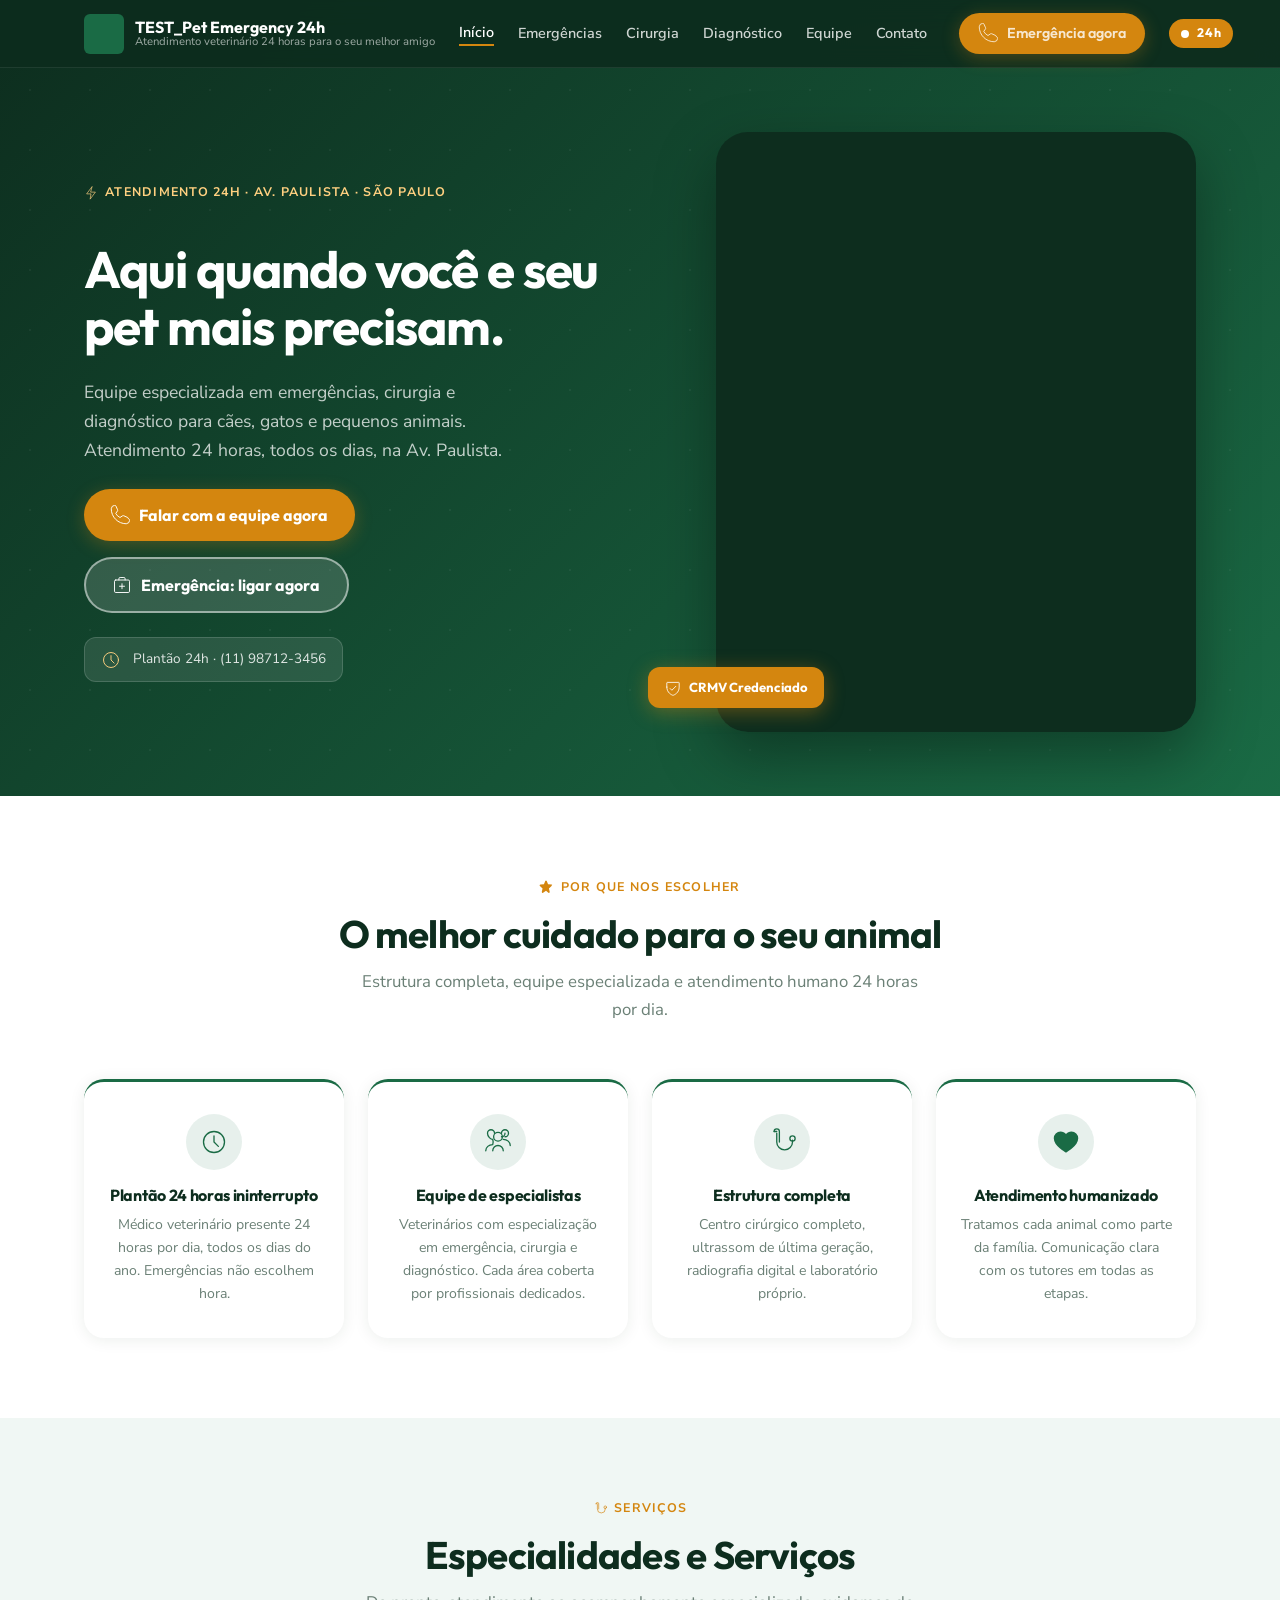
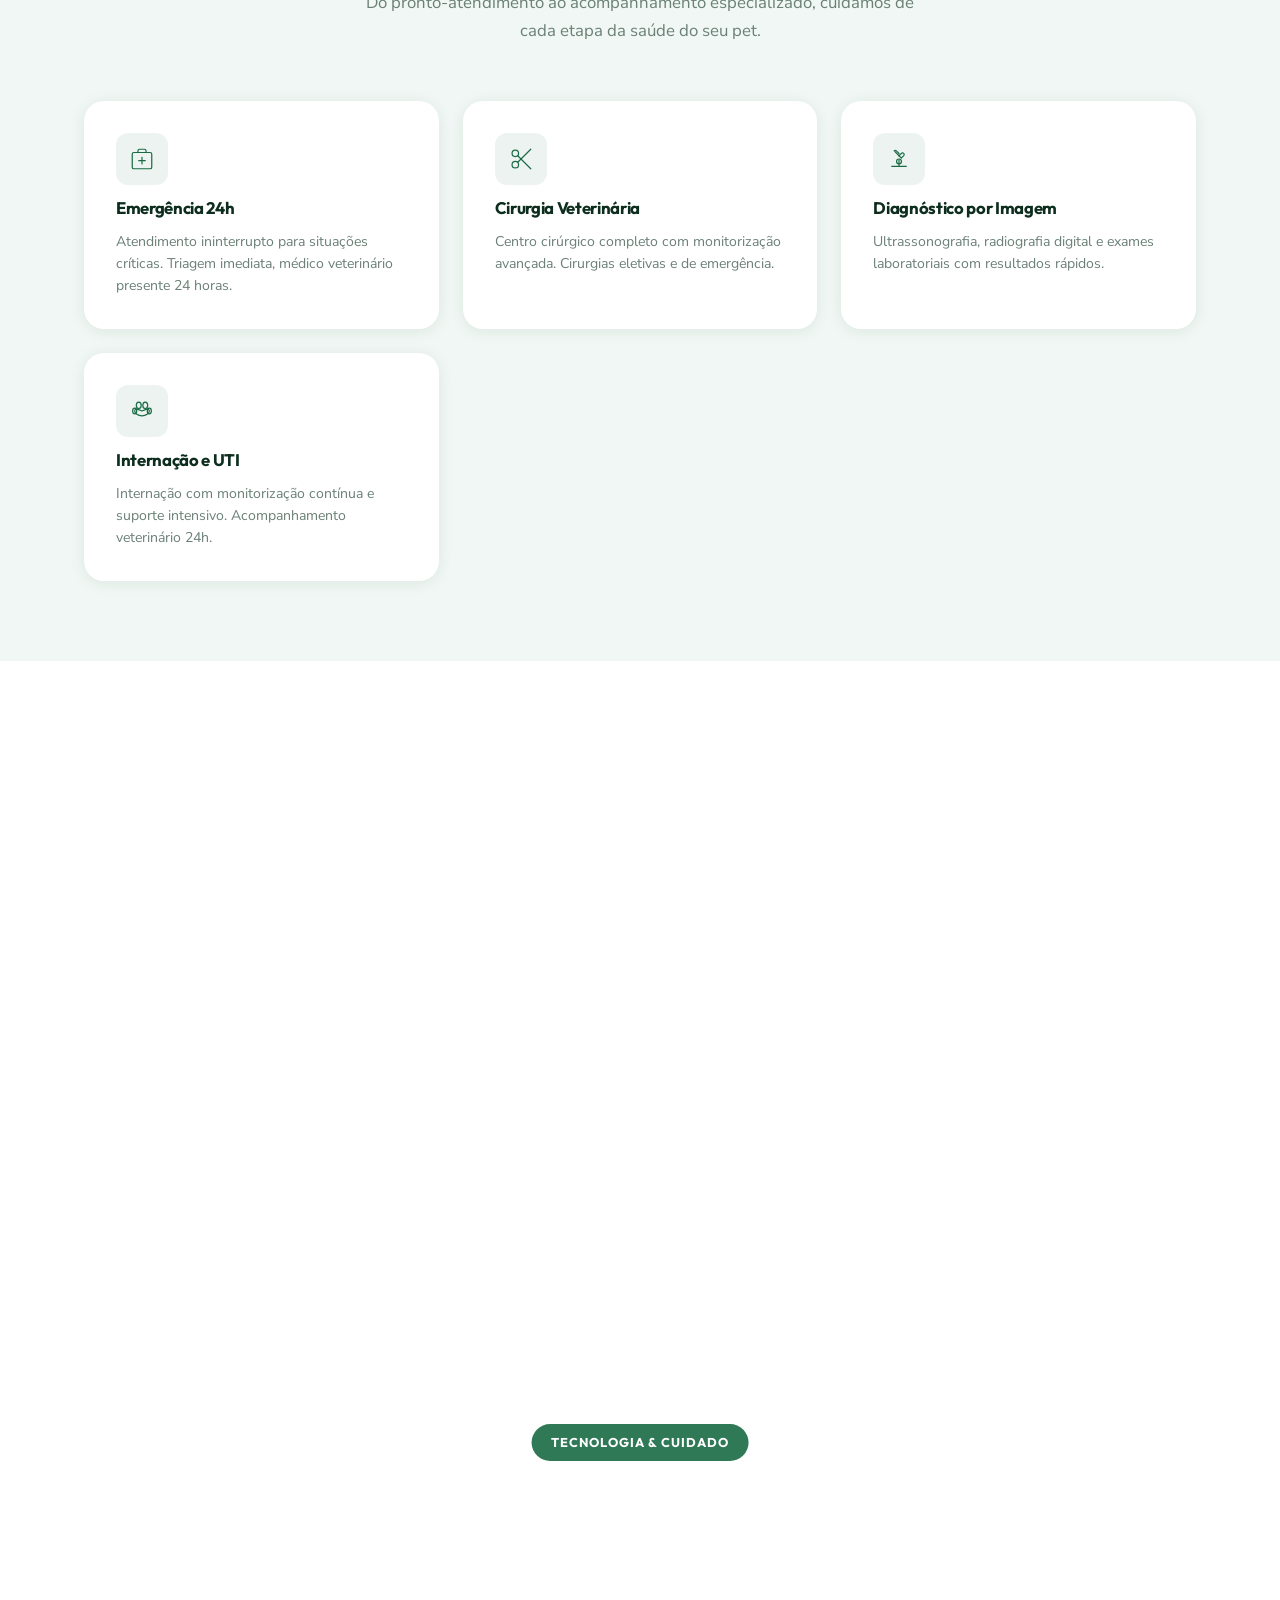
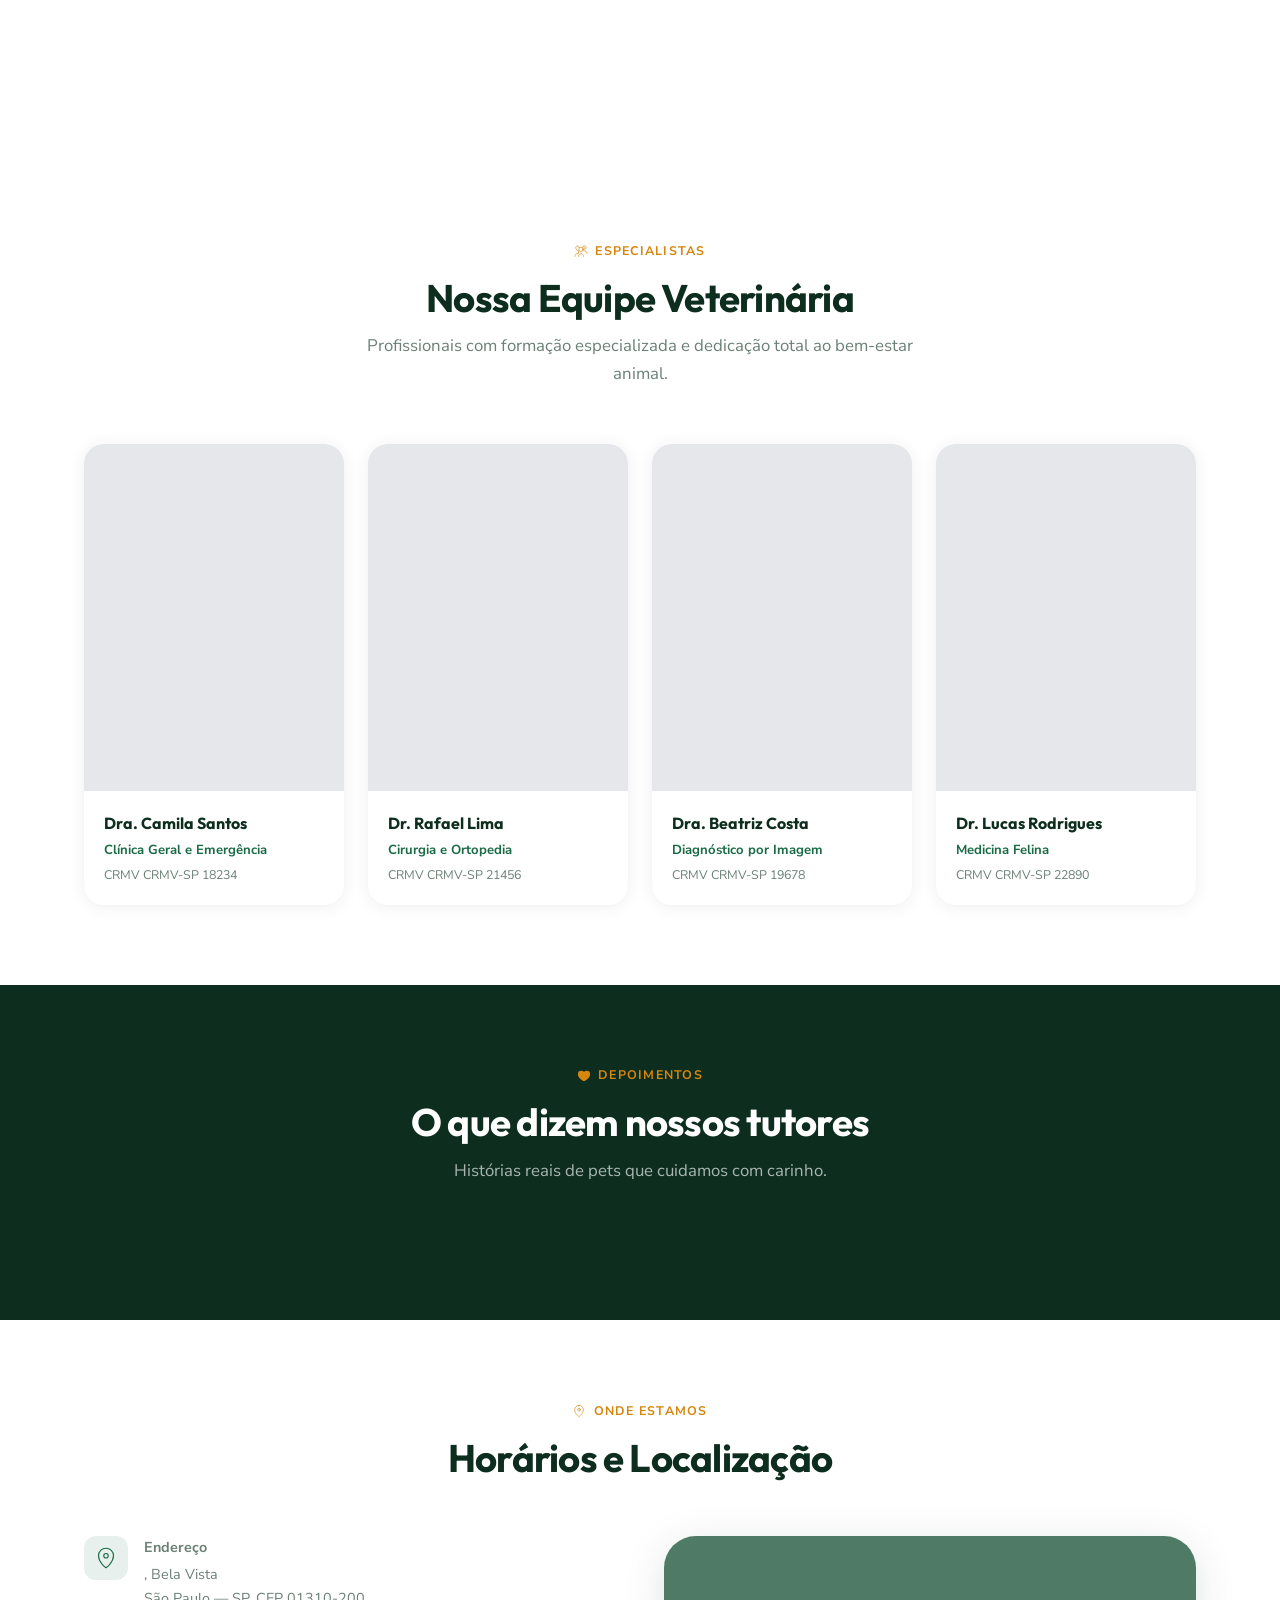
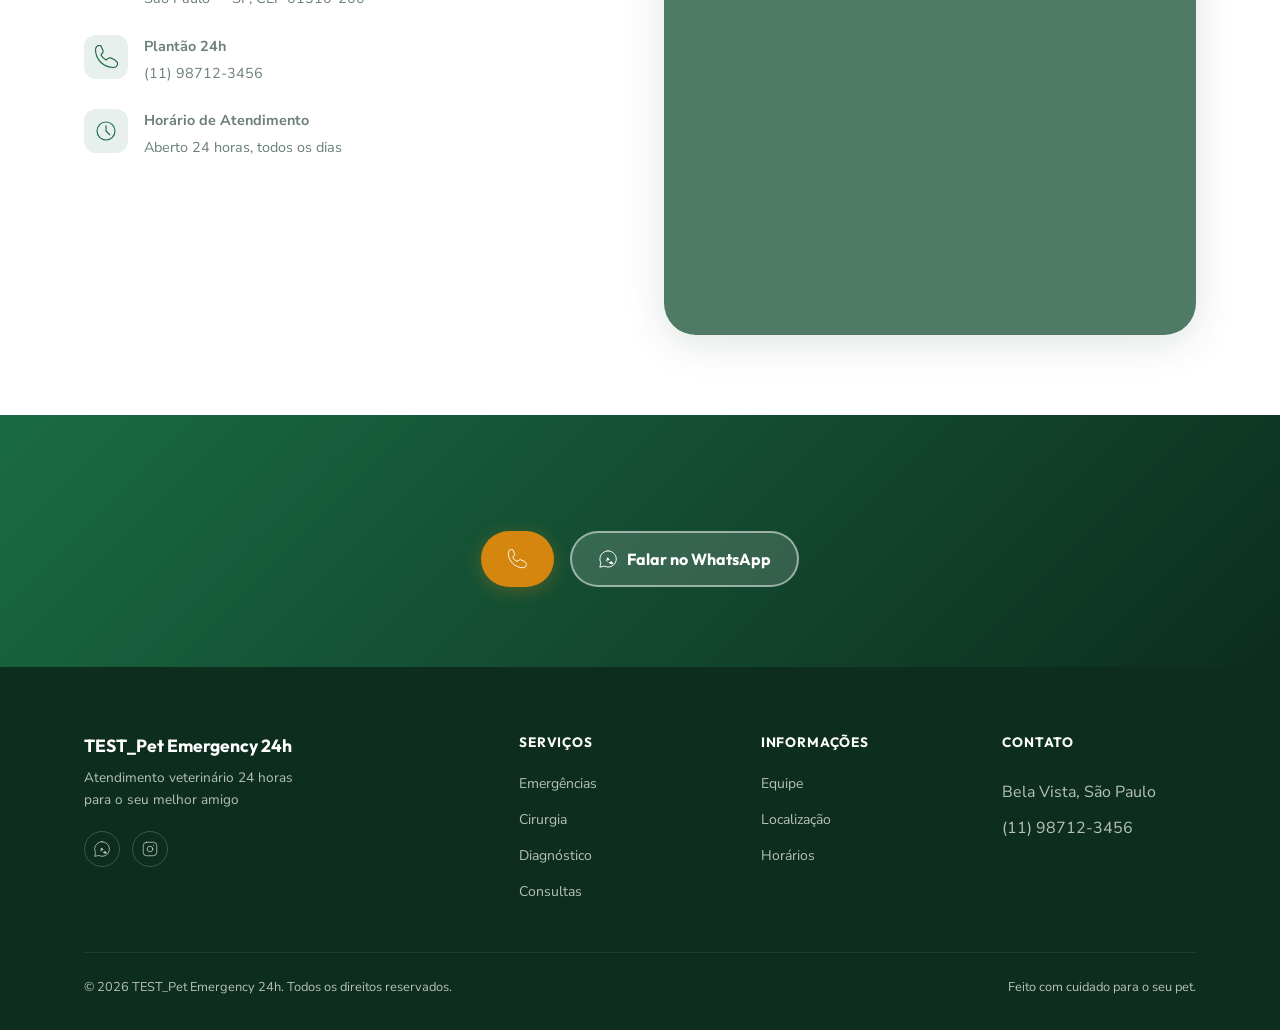
<file: index.html>
<!DOCTYPE html>
<html lang="pt-BR">
<head>
  <meta charset="UTF-8"/>
  <meta name="viewport" content="width=device-width, initial-scale=1.0"/>
  <title>Pet Emergency 24h — Clínica Veterinária 24 horas em São Paulo</title>
  <meta name="description" content="Clínica veterinária 24 horas em São Paulo. Emergências, cirurgia, diagnóstico por imagem e internação para cães, gatos e pequenos animais. Equipe especializada na Av. Paulista."/>
  <link rel="canonical" href="https://petemergency24h.com.br/"/>

  <!-- Open Graph -->
  <meta property="og:type"        content="website"/>
  <meta property="og:url"         content="https://petemergency24h.com.br/"/>
  <meta property="og:title"       content="Pet Emergency 24h — Clínica Veterinária 24 horas em São Paulo"/>
  <meta property="og:description" content="Clínica veterinária 24 horas em São Paulo. Emergências, cirurgia, diagnóstico por imagem e internação para cães, gatos e pequenos animais. Equipe especializada na Av. Paulista."/>
  <meta property="og:image"       content="https://petemergency24h.com.br/assets/og-placeholder.jpg"/>
  <meta property="og:locale"      content="pt_BR"/>

  <link rel="icon" href="assets/favicon.png" type="image/png"/>

  <!-- Fonts -->
  <link rel="preconnect" href="https://fonts.googleapis.com"/>
  <link rel="preconnect" href="https://fonts.gstatic.com" crossorigin/>
  <link href="https://fonts.googleapis.com/css2?family=Outfit:wght@700;800&family=Nunito+Sans:ital,opsz,wght@0,6..12,400;0,6..12,500;0,6..12,600;0,6..12,700;1,6..12,400&display=swap" rel="stylesheet"/>

  <link rel="stylesheet" href="style.css"/>

  <!-- Schema.org -->
  <script type="application/ld+json">
  {
    "@context": "https://schema.org",
    "@type": "VeterinaryCare",
    "name": "TEST_Pet Emergency 24h",
    "description": "Clínica veterinária 24 horas em São Paulo. Emergências, cirurgia, diagnóstico por imagem e internação para cães, gatos e pequenos animais. Equipe especializada na Av. Paulista.",
    "url": "https://petemergency24h.com.br",
    "telephone": "5511987123456",
    "openingHours": "Mo-Su 00:00-24:00",
    "address": {
      "@type": "PostalAddress",
      "streetAddress": "",
      "addressLocality": "São Paulo",
      "addressRegion": "SP",
      "postalCode": "01310-200",
      "addressCountry": ""
    }
  }
  </script>
<script>window.__imgFallback=function(img,label){img.onerror=null;img.alt=label||'';img.style.cssText='background:#e5e7eb;min-height:40px';img.src='data:image/svg+xml,%3Csvg xmlns%3D%22http%3A%2F%2Fwww.w3.org%2F2000%2Fsvg%22 viewBox%3D%220 0 1 1%22%3E%3C%2Fsvg%3E';};</script>
</head>
<body>

<!-- ============================================================
     NAVBAR
     ============================================================ -->
<header class="navbar" role="banner">
  <div class="container">
    <a href="/" class="nav-brand" aria-label="TEST_Pet Emergency 24h — página inicial">
      <div class="img-fallback">
        <img src="assets/logo-placeholder.png" alt="logo TEST_Pet Emergency 24h" class="nav-logo"
             width="40" height="40"
             onerror="window.__imgFallback(this,'logo')"/>
      </div>
      <div class="nav-brand-text">
        <span class="nav-brand-name">TEST_Pet Emergency 24h</span>
        <span class="nav-brand-sub">Atendimento veterinário 24 horas para o seu melhor amigo</span>
      </div>
    </a>

    <nav class="nav-links" role="navigation" aria-label="Menu principal">
      <a href="/" class="nav-active">Início</a>
      <a href="emergencias.html">Emergências</a>
      <a href="cirurgia.html">Cirurgia</a>
      <a href="diagnostica.html">Diagnóstico</a>
      <a href="#equipe">Equipe</a>
      <a href="#localizacao">Contato</a>
      <a href="tel:5511987123456" class="btn btn--accent nav-cta nav-cta--desktop">
        <span data-icon="Phone" class="icon icon-sm"></span>
        Emergência agora
      </a>
    </nav>

    <div class="badge-24h" role="status" aria-label="Atendimento 24 horas">
      <span class="badge-ring"></span>
      24h
    </div>

    <button class="nav-hamburger icon" aria-label="Abrir menu" aria-expanded="false">
      <span data-icon="List" class="icon"></span>
    </button>
  </div>
</header>

<!-- ============================================================
     HERO
     ============================================================ -->
<section class="hero" aria-labelledby="hero-heading">
  <div class="container">
    <div class="hero-content">
      <div class="hero-eyebrow">
        <span class="eyebrow">
          <span data-icon="Lightning" class="icon icon-sm"></span>
          ATENDIMENTO 24H · AV. PAULISTA · SÃO PAULO
        </span>
      </div>

      <h1 class="hero-headline" id="hero-heading">Aqui quando você e seu pet mais precisam.</h1>
      <p class="hero-subline">Equipe especializada em emergências, cirurgia e diagnóstico para cães, gatos e pequenos animais. Atendimento 24 horas, todos os dias, na Av. Paulista.</p>

      <div class="hero-ctas">
        <a href="tel:5511987123456" class="btn btn--accent">
          <span data-icon="Phone" class="icon icon-sm"></span>
          Falar com a equipe agora
        </a>
        <a href="emergencias.html" class="btn btn--ghost">
          <span data-icon="FirstAidKit" class="icon icon-sm"></span>
          Emergência: ligar agora
        </a>
      </div>

      <div class="hero-badge">
        <span data-icon="Clock" class="icon icon-sm"></span>
        Plantão 24h · (11) 98712-3456
      </div>
    </div>

    <div class="hero-image-wrap" aria-hidden="true">
      <div class="img-fallback">
        <img src="assets/hero-placeholder.jpg" alt="Veterinária da Pet Emergency 24h em atendimento na Av. Paulista, São Paulo"
             width="480" height="600"
             onerror="window.__imgFallback(this,'hero')"/>
      </div>
      <div class="hero-image-badge">
        <span data-icon="ShieldCheck" class="icon icon-sm"></span>
        CRMV Credenciado
      </div>
    </div>
  </div>
</section>

<!-- ============================================================
     DIFERENCIAIS
     ============================================================ -->
<section class="section section--surface" aria-label="Nossos diferenciais">
  <div class="container">
    <div class="section-header fade-up">
      <span class="eyebrow">
        <span data-icon="Star" class="icon icon-sm"></span>
        Por que nos escolher
      </span>
      <h2 class="section-title">O melhor cuidado para o seu animal</h2>
      <p class="section-lead">Estrutura completa, equipe especializada e atendimento humano 24 horas por dia.</p>
    </div>

    <div class="differentials-grid stagger-grid">
      <article class="differential-card stagger-card">
        <div class="differential-icon">
          <span data-icon="Clock" class="icon icon-md"></span>
        </div>
        <h3>Plantão 24 horas ininterrupto</h3>
        <p>Médico veterinário presente 24 horas por dia, todos os dias do ano. Emergências não escolhem hora.</p>
      </article>
      <article class="differential-card stagger-card">
        <div class="differential-icon">
          <span data-icon="UsersThree" class="icon icon-md"></span>
        </div>
        <h3>Equipe de especialistas</h3>
        <p>Veterinários com especialização em emergência, cirurgia e diagnóstico. Cada área coberta por profissionais dedicados.</p>
      </article>
      <article class="differential-card stagger-card">
        <div class="differential-icon">
          <span data-icon="Stethoscope" class="icon icon-md"></span>
        </div>
        <h3>Estrutura completa</h3>
        <p>Centro cirúrgico completo, ultrassom de última geração, radiografia digital e laboratório próprio.</p>
      </article>
      <article class="differential-card stagger-card">
        <div class="differential-icon">
          <span data-icon="Heart" class="icon icon-md"></span>
        </div>
        <h3>Atendimento humanizado</h3>
        <p>Tratamos cada animal como parte da família. Comunicação clara com os tutores em todas as etapas.</p>
      </article>
    </div>
  </div>
</section>

<!-- ============================================================
     SERVICES
     ============================================================ -->
<section class="section" aria-label="Nossos serviços" id="servicos">
  <div class="container">
    <div class="section-header fade-up">
      <span class="eyebrow">
        <span data-icon="Stethoscope" class="icon icon-sm"></span>
        Serviços
      </span>
      <h2 class="section-title">Especialidades e Serviços</h2>
      <p class="section-lead">Do pronto-atendimento ao acompanhamento especializado, cuidamos de cada etapa da saúde do seu pet.</p>
    </div>

    <div class="services-grid stagger-grid">
      <article class="service-card stagger-card">
        <div class="service-icon">
          <span data-icon="FirstAidKit" class="icon icon-md"></span>
        </div>
        <h3>Emergência 24h</h3>
        <p>Atendimento ininterrupto para situações críticas. Triagem imediata, médico veterinário presente 24 horas.</p>
      </article>
      <article class="service-card stagger-card">
        <div class="service-icon">
          <span data-icon="Scissors" class="icon icon-md"></span>
        </div>
        <h3>Cirurgia Veterinária</h3>
        <p>Centro cirúrgico completo com monitorização avançada. Cirurgias eletivas e de emergência.</p>
      </article>
      <article class="service-card stagger-card">
        <div class="service-icon">
          <span data-icon="Microscope" class="icon icon-md"></span>
        </div>
        <h3>Diagnóstico por Imagem</h3>
        <p>Ultrassonografia, radiografia digital e exames laboratoriais com resultados rápidos.</p>
      </article>
      <article class="service-card stagger-card">
        <div class="service-icon">
          <span data-icon="PawPrint" class="icon icon-md"></span>
        </div>
        <h3>Internação e UTI</h3>
        <p>Internação com monitorização contínua e suporte intensivo. Acompanhamento veterinário 24h.</p>
      </article>
    </div>
  </div>
</section>

<!-- ============================================================
     SCROLL ANIMATION
     ============================================================ -->
<section class="scroll-animation" id="scroll-anim" aria-hidden="true">
  <div class="scroll-anim-pin">
    <canvas id="scroll-canvas"></canvas>
    <div class="scroll-anim-label">Tecnologia & Cuidado</div>
  </div>
</section>

<!-- ============================================================
     EQUIPE
     ============================================================ -->
<section class="section section--surface" id="equipe" aria-label="Nossa equipe">
  <div class="container">
    <div class="section-header fade-up">
      <span class="eyebrow">
        <span data-icon="UsersThree" class="icon icon-sm"></span>
        Especialistas
      </span>
      <h2 class="section-title">Nossa Equipe Veterinária</h2>
      <p class="section-lead">Profissionais com formação especializada e dedicação total ao bem-estar animal.</p>
    </div>

    <div class="team-grid stagger-grid">
      <article class="team-card stagger-card">
        <div class="team-photo-wrap">
          <div class="img-fallback">
            <img src="https://8ispuxmgjxgu2r5q.public.blob.vercel-storage.com/stock-photos/veterinari/ambiente/veterinari-ambiente-09.webp" alt="Foto de Dra. Camila Santos"
                 width="300" height="400"
                 onerror="window.__imgFallback(this,'Dra. Camila Santos')"/>
          </div>
        </div>
        <div class="team-card-body">
          <div class="team-name">Dra. Camila Santos</div>
          <div class="team-role">Clínica Geral e Emergência</div>
          <div class="team-crmv">CRMV CRMV-SP 18234</div>
        </div>
      </article>
      <article class="team-card stagger-card">
        <div class="team-photo-wrap">
          <div class="img-fallback">
            <img src="https://8ispuxmgjxgu2r5q.public.blob.vercel-storage.com/stock-photos/veterinari/detalhe/veterinari-detalhe-10.webp" alt="Foto de Dr. Rafael Lima"
                 width="300" height="400"
                 onerror="window.__imgFallback(this,'Dr. Rafael Lima')"/>
          </div>
        </div>
        <div class="team-card-body">
          <div class="team-name">Dr. Rafael Lima</div>
          <div class="team-role">Cirurgia e Ortopedia</div>
          <div class="team-crmv">CRMV CRMV-SP 21456</div>
        </div>
      </article>
      <article class="team-card stagger-card">
        <div class="team-photo-wrap">
          <div class="img-fallback">
            <img src="https://8ispuxmgjxgu2r5q.public.blob.vercel-storage.com/stock-photos/veterinari/equipe/veterinari-equipe-04.webp" alt="Foto de Dra. Beatriz Costa"
                 width="300" height="400"
                 onerror="window.__imgFallback(this,'Dra. Beatriz Costa')"/>
          </div>
        </div>
        <div class="team-card-body">
          <div class="team-name">Dra. Beatriz Costa</div>
          <div class="team-role">Diagnóstico por Imagem</div>
          <div class="team-crmv">CRMV CRMV-SP 19678</div>
        </div>
      </article>
      <article class="team-card stagger-card">
        <div class="team-photo-wrap">
          <div class="img-fallback">
            <img src="https://8ispuxmgjxgu2r5q.public.blob.vercel-storage.com/stock-photos/veterinari/ambiente/veterinari-ambiente-07.webp" alt="Foto de Dr. Lucas Rodrigues"
                 width="300" height="400"
                 onerror="window.__imgFallback(this,'Dr. Lucas Rodrigues')"/>
          </div>
        </div>
        <div class="team-card-body">
          <div class="team-name">Dr. Lucas Rodrigues</div>
          <div class="team-role">Medicina Felina</div>
          <div class="team-crmv">CRMV CRMV-SP 22890</div>
        </div>
      </article>
    </div>
  </div>
</section>

<!-- ============================================================
     CONVÊNIOS (conditional)
     ============================================================ -->

<!-- ============================================================
     DEPOIMENTOS
     ============================================================ -->
<section class="section section--dark" aria-label="Depoimentos">
  <div class="container">
    <div class="section-header fade-up">
      <span class="eyebrow">
        <span data-icon="Heart" class="icon icon-sm"></span>
        Depoimentos
      </span>
      <h2 class="section-title">O que dizem nossos tutores</h2>
      <p class="section-lead">Histórias reais de pets que cuidamos com carinho.</p>
    </div>

    <div class="testimonials-grid stagger-grid">
    </div>
  </div>
</section>

<!-- ============================================================
     HORÁRIOS E LOCALIZAÇÃO
     ============================================================ -->
<section class="section section--surface" id="localizacao" aria-label="Horários e localização">
  <div class="container">
    <div class="section-header fade-up">
      <span class="eyebrow">
        <span data-icon="MapPin" class="icon icon-sm"></span>
        Onde estamos
      </span>
      <h2 class="section-title">Horários e Localização</h2>
    </div>

    <div class="location-grid">
      <div class="location-info fade-up">
        <div class="location-item">
          <div class="icon-wrap">
            <span data-icon="MapPin" class="icon icon-md"></span>
          </div>
          <div class="location-item-body">
            <p>Endereço</p>
            <p>, Bela Vista</p>
            <p>São Paulo — SP, CEP 01310-200</p>
          </div>
        </div>
        <div class="location-item">
          <div class="icon-wrap">
            <span data-icon="Phone" class="icon icon-md"></span>
          </div>
          <div class="location-item-body">
            <p>Plantão 24h</p>
            <p>(11) 98712-3456</p>
          </div>
        </div>
        <div class="location-item">
          <div class="icon-wrap">
            <span data-icon="Clock" class="icon icon-md"></span>
          </div>
          <div class="location-item-body">
            <p>Horário de Atendimento</p>
            <p>Aberto 24 horas, todos os dias</p>
          </div>
        </div>
      </div>

      <div class="location-photo fade-up">
        <div class="img-fallback">
          <img src="assets/ambiente-placeholder.jpg" alt="Fachada e instalações TEST_Pet Emergency 24h"
               width="600" height="450"
               onerror="window.__imgFallback(this,'ambiente')"/>
        </div>
      </div>
    </div>
  </div>
</section>

<!-- ============================================================
     CTA FINAL
     ============================================================ -->
<section class="cta-band" aria-label="Chamada para ação">
  <h2 class="cta-band-headline"></h2>
  <p class="cta-band-sub"></p>
  <div class="cta-band-btns">
    <a href="tel:5511987123456" class="btn btn--accent">
      <span data-icon="Phone" class="icon icon-sm"></span>
      
    </a>
    <a href="https://wa.me/" class="btn btn--ghost" target="_blank" rel="noopener">
      <span data-icon="WhatsApp" class="icon icon-sm"></span>
      Falar no WhatsApp
    </a>
  </div>
</section>

<!-- ============================================================
     FOOTER
     ============================================================ -->
<footer class="footer" role="contentinfo">
  <div class="container">
    <div class="footer-grid">
      <div class="footer-brand">
        <div class="footer-brand-name">TEST_Pet Emergency 24h</div>
        <p class="footer-brand-desc">Atendimento veterinário 24 horas para o seu melhor amigo</p>
        <div class="footer-social">
          <a href="https://wa.me/" aria-label="WhatsApp" target="_blank" rel="noopener">
            <span data-icon="WhatsApp" class="icon"></span>
          </a>
          <a href="https://instagram.com/petemergency24h" aria-label="Instagram" target="_blank" rel="noopener">
            <span data-icon="Instagram" class="icon"></span>
          </a>
        </div>
      </div>

      <div class="footer-col">
        <div class="footer-col-title">Serviços</div>
        <ul>
          <li><a href="emergencias.html">Emergências</a></li>
          <li><a href="cirurgia.html">Cirurgia</a></li>
          <li><a href="diagnostica.html">Diagnóstico</a></li>
          <li><a href="#servicos">Consultas</a></li>
        </ul>
      </div>

      <div class="footer-col">
        <div class="footer-col-title">Informações</div>
        <ul>
          <li><a href="#equipe">Equipe</a></li>
          <li><a href="#localizacao">Localização</a></li>
          <li><a href="#localizacao">Horários</a></li>
        </ul>
      </div>

      <div class="footer-col">
        <div class="footer-col-title">Contato</div>
        <ul>
          <li></li>
          <li>Bela Vista, São Paulo</li>
          <li>(11) 98712-3456</li>
        </ul>
      </div>
    </div>

    <div class="footer-bottom">
      <span>&copy; <span data-year></span> TEST_Pet Emergency 24h. Todos os direitos reservados.</span>
      <span>Feito com cuidado para o seu pet.</span>
    </div>
  </div>
</footer>

<script src="script.js"></script>
</body>
</html>
</file>
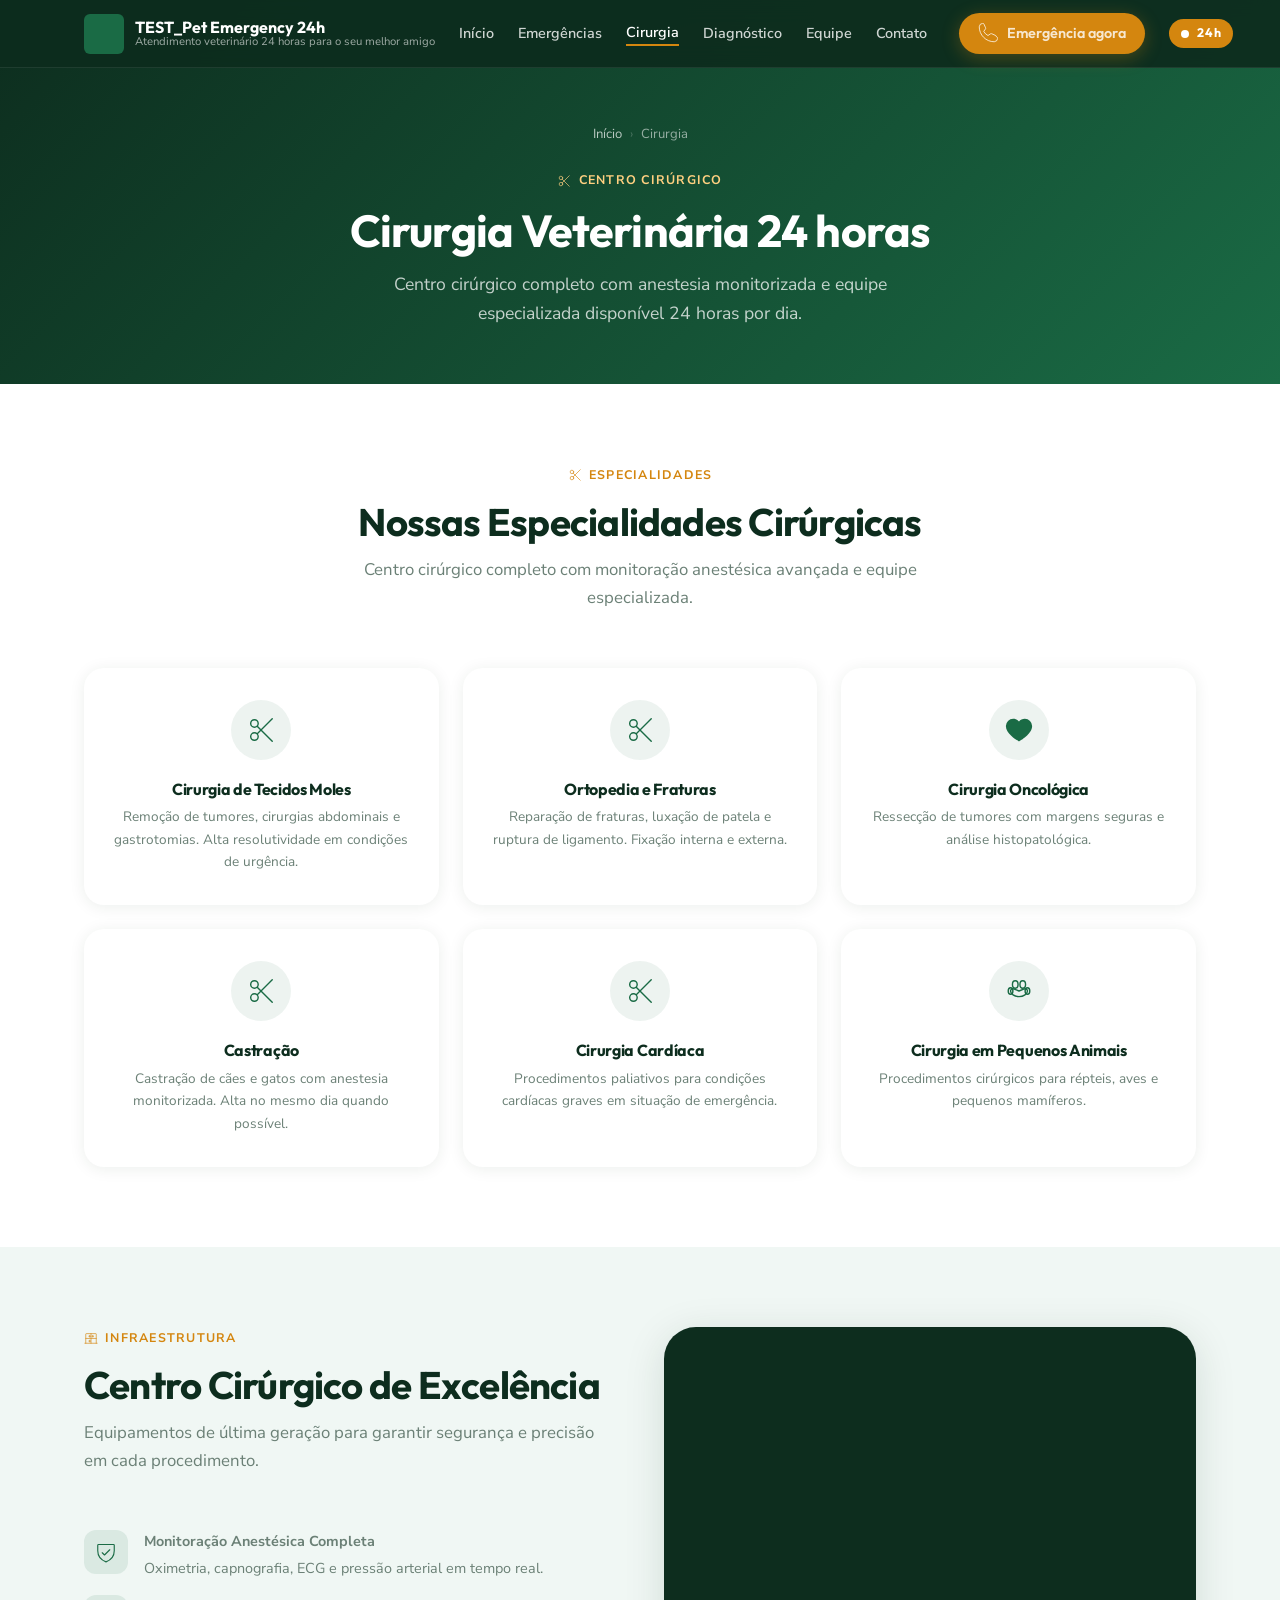
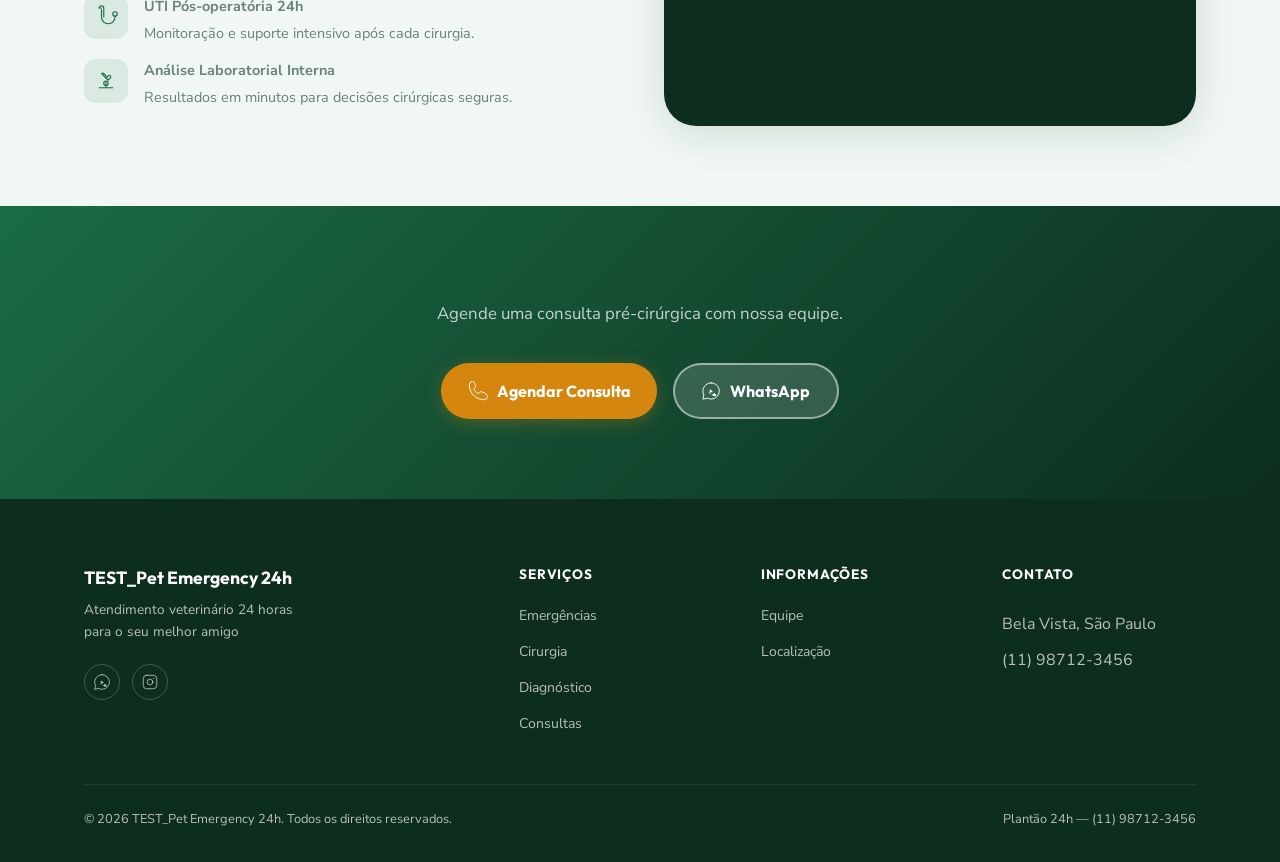
<file: cirurgia.html>
<!DOCTYPE html>
<html lang="pt-BR">
<head>
  <meta charset="UTF-8"/>
  <meta name="viewport" content="width=device-width, initial-scale=1.0"/>
  <title>Cirurgia Veterinária — TEST_Pet Emergency 24h</title>
  <meta name="description" content="Centro cirúrgico veterinário especializado. Cirurgias de tecidos moles, ortopédicas, neurológicas e muito mais."/>
  <link rel="canonical" href="https://petemergency24h.com.br/cirurgia.html"/>

  <meta property="og:type"  content="website"/>
  <meta property="og:url"   content="https://petemergency24h.com.br/cirurgia.html"/>
  <meta property="og:title" content="Cirurgia Veterinária — TEST_Pet Emergency 24h"/>
  <meta property="og:image" content="https://petemergency24h.com.br/assets/og-placeholder.jpg"/>

  <link rel="icon" href="assets/favicon.png" type="image/png"/>

  <link rel="preconnect" href="https://fonts.googleapis.com"/>
  <link rel="preconnect" href="https://fonts.gstatic.com" crossorigin/>
  <link href="https://fonts.googleapis.com/css2?family=Outfit:wght@700;800&family=Nunito+Sans:ital,opsz,wght@0,6..12,400;0,6..12,500;0,6..12,600;0,6..12,700;1,6..12,400&display=swap" rel="stylesheet"/>

  <link rel="stylesheet" href="style.css"/>
<script>window.__imgFallback=function(img,label){img.onerror=null;img.alt=label||'';img.style.cssText='background:#e5e7eb;min-height:40px';img.src='data:image/svg+xml,%3Csvg xmlns%3D%22http%3A%2F%2Fwww.w3.org%2F2000%2Fsvg%22 viewBox%3D%220 0 1 1%22%3E%3C%2Fsvg%3E';};</script>
</head>
<body>

<!-- NAVBAR -->
<header class="navbar" role="banner">
  <div class="container">
    <a href="/" class="nav-brand" aria-label="TEST_Pet Emergency 24h — página inicial">
      <div class="img-fallback">
        <img src="assets/logo-placeholder.png" alt="logo TEST_Pet Emergency 24h" class="nav-logo"
             width="40" height="40"
             onerror="window.__imgFallback(this,'logo')"/>
      </div>
      <div class="nav-brand-text">
        <span class="nav-brand-name">TEST_Pet Emergency 24h</span>
        <span class="nav-brand-sub">Atendimento veterinário 24 horas para o seu melhor amigo</span>
      </div>
    </a>

    <nav class="nav-links" role="navigation" aria-label="Menu principal">
      <a href="/">Início</a>
      <a href="emergencias.html">Emergências</a>
      <a href="cirurgia.html" class="nav-active">Cirurgia</a>
      <a href="diagnostica.html">Diagnóstico</a>
      <a href="/#equipe">Equipe</a>
      <a href="/#localizacao">Contato</a>
      <a href="tel:5511987123456" class="btn btn--accent nav-cta nav-cta--desktop">
        <span data-icon="Phone" class="icon icon-sm"></span>
        Emergência agora
      </a>
    </nav>

    <div class="badge-24h" role="status" aria-label="Atendimento 24 horas">
      <span class="badge-ring"></span>
      24h
    </div>

    <button class="nav-hamburger icon" aria-label="Abrir menu" aria-expanded="false">
      <span data-icon="List" class="icon"></span>
    </button>
  </div>
</header>

<!-- PAGE HEADER -->
<section class="page-header" aria-labelledby="page-title">
  <div class="container">
    <nav class="breadcrumb" aria-label="Navegação estrutural">
      <a href="/">Início</a>
      <span class="breadcrumb-sep">›</span>
      <span>Cirurgia</span>
    </nav>
    <span class="eyebrow">
      <span data-icon="Scissors" class="icon icon-sm"></span>
      Centro Cirúrgico
    </span>
    <h1 class="page-header-title" id="page-title">Cirurgia Veterinária 24 horas</h1>
    <p class="page-header-sub">Centro cirúrgico completo com anestesia monitorizada e equipe especializada disponível 24 horas por dia.</p>
  </div>
</section>

<!-- ESPECIALIDADES CIRÚRGICAS -->
<section class="section section--surface" aria-label="Especialidades cirúrgicas">
  <div class="container">
    <div class="section-header fade-up">
      <span class="eyebrow">
        <span data-icon="Scissors" class="icon icon-sm"></span>
        Especialidades
      </span>
      <h2 class="section-title">Nossas Especialidades Cirúrgicas</h2>
      <p class="section-lead">Centro cirúrgico completo com monitoração anestésica avançada e equipe especializada.</p>
    </div>

    <div class="specialties-grid stagger-grid">
      <article class="specialty-card stagger-card">
        <div class="specialty-icon">
          <span data-icon="Scissors" class="icon icon-lg"></span>
        </div>
        <h3>Cirurgia de Tecidos Moles</h3>
        <p>Remoção de tumores, cirurgias abdominais e gastrotomias. Alta resolutividade em condições de urgência.</p>
      </article>
      <article class="specialty-card stagger-card">
        <div class="specialty-icon">
          <span data-icon="Scissors" class="icon icon-lg"></span>
        </div>
        <h3>Ortopedia e Fraturas</h3>
        <p>Reparação de fraturas, luxação de patela e ruptura de ligamento. Fixação interna e externa.</p>
      </article>
      <article class="specialty-card stagger-card">
        <div class="specialty-icon">
          <span data-icon="Heart" class="icon icon-lg"></span>
        </div>
        <h3>Cirurgia Oncológica</h3>
        <p>Ressecção de tumores com margens seguras e análise histopatológica.</p>
      </article>
      <article class="specialty-card stagger-card">
        <div class="specialty-icon">
          <span data-icon="Scissors" class="icon icon-lg"></span>
        </div>
        <h3>Castração</h3>
        <p>Castração de cães e gatos com anestesia monitorizada. Alta no mesmo dia quando possível.</p>
      </article>
      <article class="specialty-card stagger-card">
        <div class="specialty-icon">
          <span data-icon="Scissors" class="icon icon-lg"></span>
        </div>
        <h3>Cirurgia Cardíaca</h3>
        <p>Procedimentos paliativos para condições cardíacas graves em situação de emergência.</p>
      </article>
      <article class="specialty-card stagger-card">
        <div class="specialty-icon">
          <span data-icon="PawPrint" class="icon icon-lg"></span>
        </div>
        <h3>Cirurgia em Pequenos Animais</h3>
        <p>Procedimentos cirúrgicos para répteis, aves e pequenos mamíferos.</p>
      </article>
    </div>
  </div>
</section>

<!-- ESTRUTURA E TECNOLOGIA -->
<section class="section" aria-label="Estrutura do centro cirúrgico">
  <div class="container">
    <div class="location-grid fade-up">
      <div class="location-info">
        <div class="section-header" style="text-align:left; margin-bottom:2rem;">
          <span class="eyebrow">
            <span data-icon="Hospital" class="icon icon-sm"></span>
            Infraestrutura
          </span>
          <h2 class="section-title">Centro Cirúrgico de Excelência</h2>
          <p class="section-lead" style="margin:0; max-width:100%;">Equipamentos de última geração para garantir segurança e precisão em cada procedimento.</p>
        </div>
        <div style="display:flex; flex-direction:column; gap:.85rem;">
          <div class="location-item">
            <div class="icon-wrap"><span data-icon="ShieldCheck" class="icon icon-md"></span></div>
            <div class="location-item-body">
              <p>Monitoração Anestésica Completa</p>
              <p>Oximetria, capnografia, ECG e pressão arterial em tempo real.</p>
            </div>
          </div>
          <div class="location-item">
            <div class="icon-wrap"><span data-icon="Stethoscope" class="icon icon-md"></span></div>
            <div class="location-item-body">
              <p>UTI Pós-operatória 24h</p>
              <p>Monitoração e suporte intensivo após cada cirurgia.</p>
            </div>
          </div>
          <div class="location-item">
            <div class="icon-wrap"><span data-icon="Microscope" class="icon icon-md"></span></div>
            <div class="location-item-body">
              <p>Análise Laboratorial Interna</p>
              <p>Resultados em minutos para decisões cirúrgicas seguras.</p>
            </div>
          </div>
        </div>
      </div>

      <div class="location-photo">
        <div class="img-fallback">
          <img src="assets/cirurgia-placeholder.jpg" alt="Centro cirúrgico TEST_Pet Emergency 24h"
               width="600" height="450"
               onerror="window.__imgFallback(this,'centro cirúrgico')"/>
        </div>
      </div>
    </div>
  </div>
</section>

<!-- CTA -->
<section class="cta-band" aria-label="Chamada para ação">
  <h2 class="cta-band-headline"></h2>
  <p class="cta-band-sub">Agende uma consulta pré-cirúrgica com nossa equipe.</p>
  <div class="cta-band-btns">
    <a href="tel:" class="btn btn--accent">
      <span data-icon="Phone" class="icon icon-sm"></span>
      Agendar Consulta
    </a>
    <a href="https://wa.me/" class="btn btn--ghost" target="_blank" rel="noopener">
      <span data-icon="WhatsApp" class="icon icon-sm"></span>
      WhatsApp
    </a>
  </div>
</section>

<!-- FOOTER -->
<footer class="footer" role="contentinfo">
  <div class="container">
    <div class="footer-grid">
      <div class="footer-brand">
        <div class="footer-brand-name">TEST_Pet Emergency 24h</div>
        <p class="footer-brand-desc">Atendimento veterinário 24 horas para o seu melhor amigo</p>
        <div class="footer-social">
          <a href="https://wa.me/" aria-label="WhatsApp" target="_blank" rel="noopener">
            <span data-icon="WhatsApp" class="icon"></span>
          </a>
          <a href="https://instagram.com/petemergency24h" aria-label="Instagram" target="_blank" rel="noopener">
            <span data-icon="Instagram" class="icon"></span>
          </a>
        </div>
      </div>
      <div class="footer-col">
        <div class="footer-col-title">Serviços</div>
        <ul>
          <li><a href="emergencias.html">Emergências</a></li>
          <li><a href="cirurgia.html">Cirurgia</a></li>
          <li><a href="diagnostica.html">Diagnóstico</a></li>
          <li><a href="/#servicos">Consultas</a></li>
        </ul>
      </div>
      <div class="footer-col">
        <div class="footer-col-title">Informações</div>
        <ul>
          <li><a href="/#equipe">Equipe</a></li>
          <li><a href="/#localizacao">Localização</a></li>
        </ul>
      </div>
      <div class="footer-col">
        <div class="footer-col-title">Contato</div>
        <ul>
          <li></li>
          <li>Bela Vista, São Paulo</li>
          <li>(11) 98712-3456</li>
        </ul>
      </div>
    </div>
    <div class="footer-bottom">
      <span>&copy; <span data-year></span> TEST_Pet Emergency 24h. Todos os direitos reservados.</span>
      <span>Plantão 24h — (11) 98712-3456</span>
    </div>
  </div>
</footer>

<script src="script.js"></script>
</body>
</html>
</file>
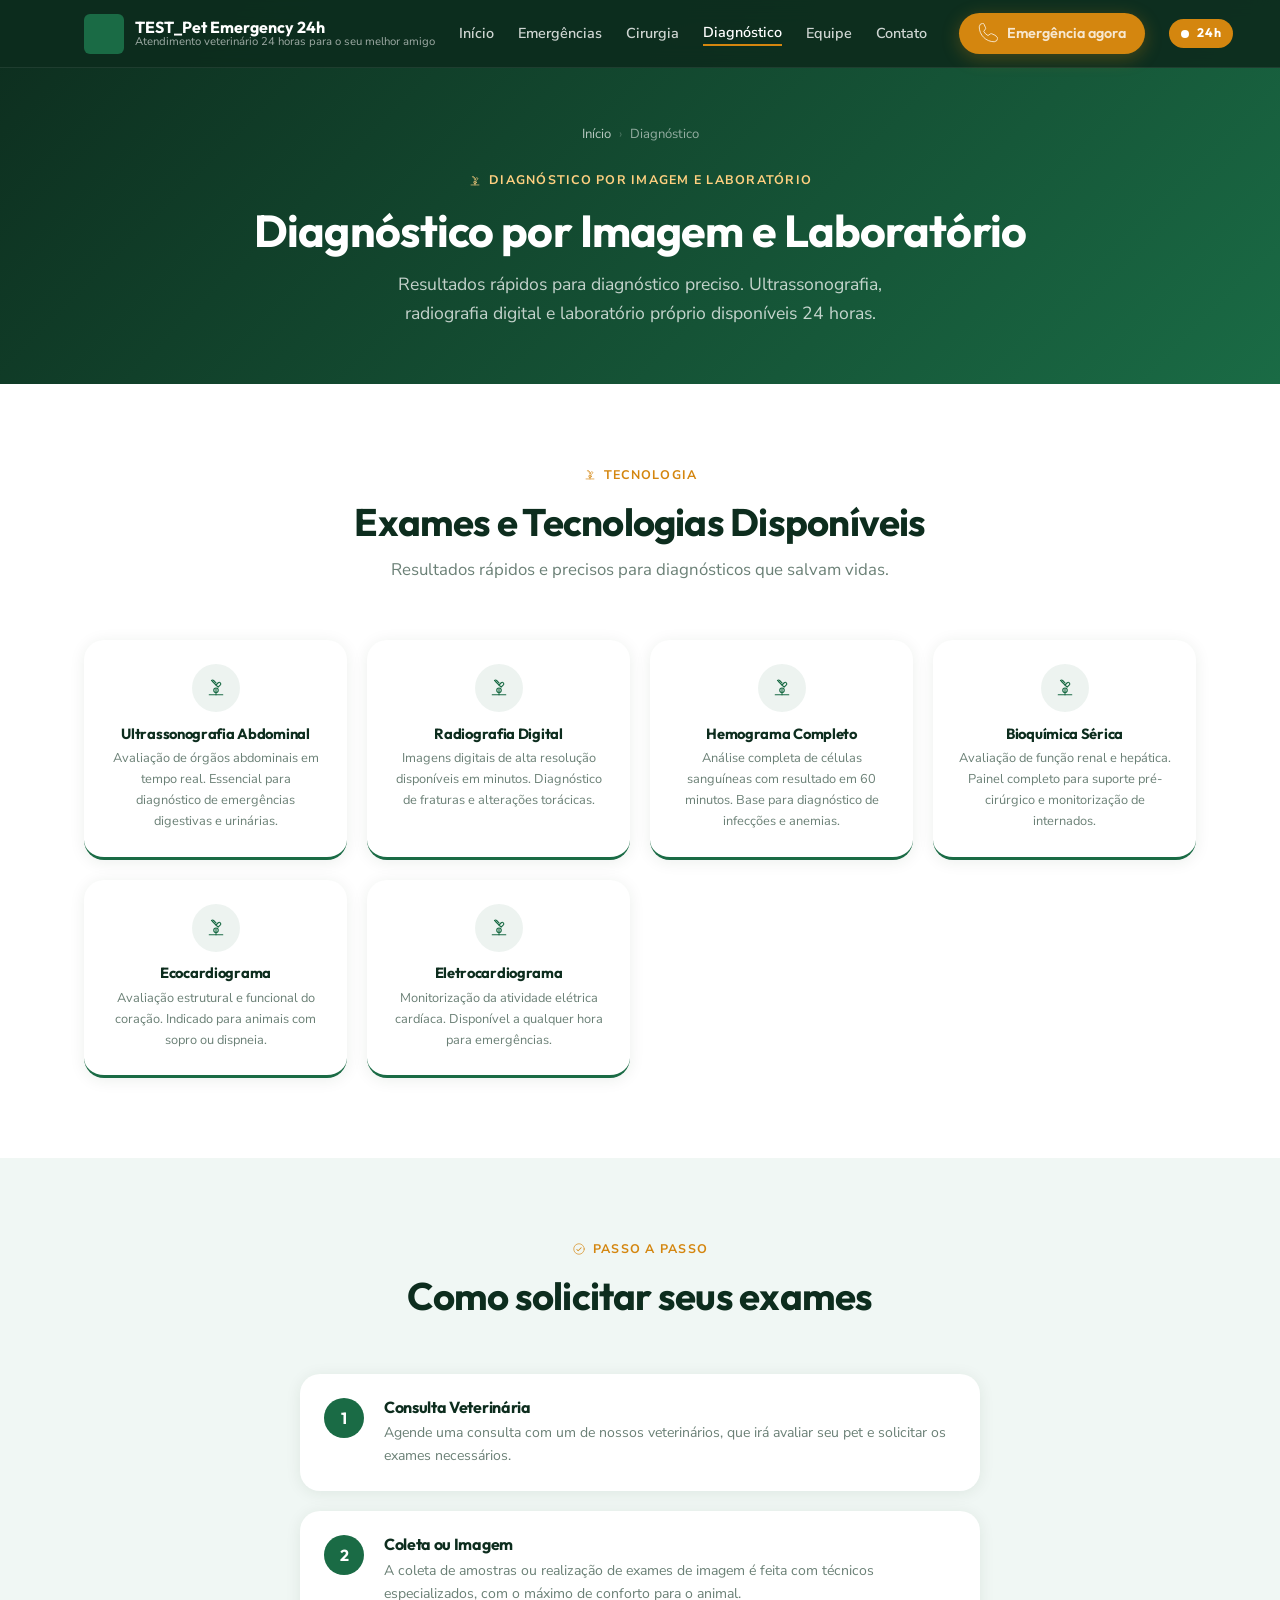
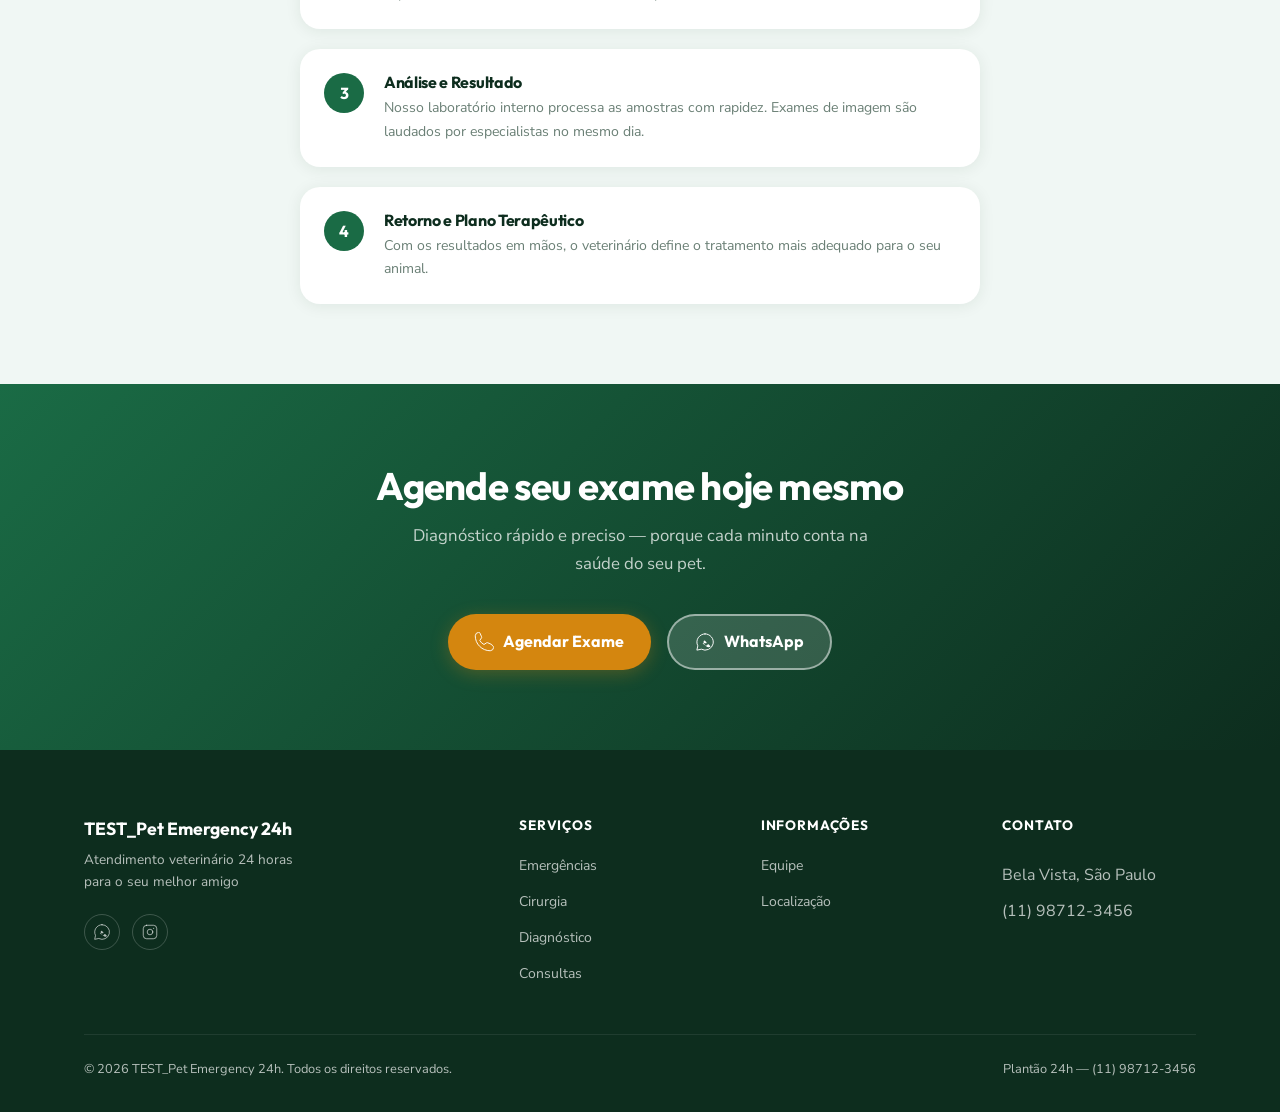
<file: diagnostica.html>
<!DOCTYPE html>
<html lang="pt-BR">
<head>
  <meta charset="UTF-8"/>
  <meta name="viewport" content="width=device-width, initial-scale=1.0"/>
  <title>Diagnóstico por Imagem e Laboratório — TEST_Pet Emergency 24h</title>
  <meta name="description" content="Centro de diagnóstico veterinário completo: ultrassom, radiografia digital, tomografia, laboratório, endoscopia e mais."/>
  <link rel="canonical" href="https://petemergency24h.com.br/diagnostica.html"/>

  <meta property="og:type"  content="website"/>
  <meta property="og:url"   content="https://petemergency24h.com.br/diagnostica.html"/>
  <meta property="og:title" content="Diagnóstico Veterinário — TEST_Pet Emergency 24h"/>
  <meta property="og:image" content="https://petemergency24h.com.br/assets/og-placeholder.jpg"/>

  <link rel="icon" href="assets/favicon.png" type="image/png"/>

  <link rel="preconnect" href="https://fonts.googleapis.com"/>
  <link rel="preconnect" href="https://fonts.gstatic.com" crossorigin/>
  <link href="https://fonts.googleapis.com/css2?family=Outfit:wght@700;800&family=Nunito+Sans:ital,opsz,wght@0,6..12,400;0,6..12,500;0,6..12,600;0,6..12,700;1,6..12,400&display=swap" rel="stylesheet"/>

  <link rel="stylesheet" href="style.css"/>
<script>window.__imgFallback=function(img,label){img.onerror=null;img.alt=label||'';img.style.cssText='background:#e5e7eb;min-height:40px';img.src='data:image/svg+xml,%3Csvg xmlns%3D%22http%3A%2F%2Fwww.w3.org%2F2000%2Fsvg%22 viewBox%3D%220 0 1 1%22%3E%3C%2Fsvg%3E';};</script>
</head>
<body>

<!-- NAVBAR -->
<header class="navbar" role="banner">
  <div class="container">
    <a href="/" class="nav-brand" aria-label="TEST_Pet Emergency 24h — página inicial">
      <div class="img-fallback">
        <img src="assets/logo-placeholder.png" alt="logo TEST_Pet Emergency 24h" class="nav-logo"
             width="40" height="40"
             onerror="window.__imgFallback(this,'logo')"/>
      </div>
      <div class="nav-brand-text">
        <span class="nav-brand-name">TEST_Pet Emergency 24h</span>
        <span class="nav-brand-sub">Atendimento veterinário 24 horas para o seu melhor amigo</span>
      </div>
    </a>

    <nav class="nav-links" role="navigation" aria-label="Menu principal">
      <a href="/">Início</a>
      <a href="emergencias.html">Emergências</a>
      <a href="cirurgia.html">Cirurgia</a>
      <a href="diagnostica.html" class="nav-active">Diagnóstico</a>
      <a href="/#equipe">Equipe</a>
      <a href="/#localizacao">Contato</a>
      <a href="tel:5511987123456" class="btn btn--accent nav-cta nav-cta--desktop">
        <span data-icon="Phone" class="icon icon-sm"></span>
        Emergência agora
      </a>
    </nav>

    <div class="badge-24h" role="status" aria-label="Atendimento 24 horas">
      <span class="badge-ring"></span>
      24h
    </div>

    <button class="nav-hamburger icon" aria-label="Abrir menu" aria-expanded="false">
      <span data-icon="List" class="icon"></span>
    </button>
  </div>
</header>

<!-- PAGE HEADER -->
<section class="page-header" aria-labelledby="page-title">
  <div class="container">
    <nav class="breadcrumb" aria-label="Navegação estrutural">
      <a href="/">Início</a>
      <span class="breadcrumb-sep">›</span>
      <span>Diagnóstico</span>
    </nav>
    <span class="eyebrow">
      <span data-icon="Microscope" class="icon icon-sm"></span>
      Diagnóstico por Imagem e Laboratório
    </span>
    <h1 class="page-header-title" id="page-title">Diagnóstico por Imagem e Laboratório</h1>
    <p class="page-header-sub">Resultados rápidos para diagnóstico preciso. Ultrassonografia, radiografia digital e laboratório próprio disponíveis 24 horas.</p>
  </div>
</section>

<!-- EXAMES DISPONÍVEIS -->
<section class="section section--surface" aria-label="Exames disponíveis">
  <div class="container">
    <div class="section-header fade-up">
      <span class="eyebrow">
        <span data-icon="Microscope" class="icon icon-sm"></span>
        Tecnologia
      </span>
      <h2 class="section-title">Exames e Tecnologias Disponíveis</h2>
      <p class="section-lead">Resultados rápidos e precisos para diagnósticos que salvam vidas.</p>
    </div>

    <div class="exams-grid stagger-grid">
      <article class="exam-card stagger-card">
        <div class="exam-icon">
          <span data-icon="Microscope" class="icon icon-md"></span>
        </div>
        <h4>Ultrassonografia Abdominal</h4>
        <p>Avaliação de órgãos abdominais em tempo real. Essencial para diagnóstico de emergências digestivas e urinárias.</p>
      </article>
      <article class="exam-card stagger-card">
        <div class="exam-icon">
          <span data-icon="Microscope" class="icon icon-md"></span>
        </div>
        <h4>Radiografia Digital</h4>
        <p>Imagens digitais de alta resolução disponíveis em minutos. Diagnóstico de fraturas e alterações torácicas.</p>
      </article>
      <article class="exam-card stagger-card">
        <div class="exam-icon">
          <span data-icon="Microscope" class="icon icon-md"></span>
        </div>
        <h4>Hemograma Completo</h4>
        <p>Análise completa de células sanguíneas com resultado em 60 minutos. Base para diagnóstico de infecções e anemias.</p>
      </article>
      <article class="exam-card stagger-card">
        <div class="exam-icon">
          <span data-icon="Microscope" class="icon icon-md"></span>
        </div>
        <h4>Bioquímica Sérica</h4>
        <p>Avaliação de função renal e hepática. Painel completo para suporte pré-cirúrgico e monitorização de internados.</p>
      </article>
      <article class="exam-card stagger-card">
        <div class="exam-icon">
          <span data-icon="Microscope" class="icon icon-md"></span>
        </div>
        <h4>Ecocardiograma</h4>
        <p>Avaliação estrutural e funcional do coração. Indicado para animais com sopro ou dispneia.</p>
      </article>
      <article class="exam-card stagger-card">
        <div class="exam-icon">
          <span data-icon="Microscope" class="icon icon-md"></span>
        </div>
        <h4>Eletrocardiograma</h4>
        <p>Monitorização da atividade elétrica cardíaca. Disponível a qualquer hora para emergências.</p>
      </article>
    </div>
  </div>
</section>

<!-- COMO SOLICITAR -->
<section class="section" aria-label="Como solicitar exames">
  <div class="container">
    <div class="section-header fade-up">
      <span class="eyebrow">
        <span data-icon="CheckCircle" class="icon icon-sm"></span>
        Passo a passo
      </span>
      <h2 class="section-title">Como solicitar seus exames</h2>
    </div>

    <ol class="triage-list fade-up" aria-label="Como solicitar exames">
      <li class="triage-step">
        <div class="triage-step-num" aria-hidden="true">1</div>
        <div class="triage-step-body">
          <h4>Consulta Veterinária</h4>
          <p>Agende uma consulta com um de nossos veterinários, que irá avaliar seu pet e solicitar os exames necessários.</p>
        </div>
      </li>
      <li class="triage-step">
        <div class="triage-step-num" aria-hidden="true">2</div>
        <div class="triage-step-body">
          <h4>Coleta ou Imagem</h4>
          <p>A coleta de amostras ou realização de exames de imagem é feita com técnicos especializados, com o máximo de conforto para o animal.</p>
        </div>
      </li>
      <li class="triage-step">
        <div class="triage-step-num" aria-hidden="true">3</div>
        <div class="triage-step-body">
          <h4>Análise e Resultado</h4>
          <p>Nosso laboratório interno processa as amostras com rapidez. Exames de imagem são laudados por especialistas no mesmo dia.</p>
        </div>
      </li>
      <li class="triage-step">
        <div class="triage-step-num" aria-hidden="true">4</div>
        <div class="triage-step-body">
          <h4>Retorno e Plano Terapêutico</h4>
          <p>Com os resultados em mãos, o veterinário define o tratamento mais adequado para o seu animal.</p>
        </div>
      </li>
    </ol>
  </div>
</section>

<!-- CTA -->
<section class="cta-band" aria-label="Chamada para ação">
  <h2 class="cta-band-headline">Agende seu exame hoje mesmo</h2>
  <p class="cta-band-sub">Diagnóstico rápido e preciso — porque cada minuto conta na saúde do seu pet.</p>
  <div class="cta-band-btns">
    <a href="tel:" class="btn btn--accent">
      <span data-icon="Phone" class="icon icon-sm"></span>
      Agendar Exame
    </a>
    <a href="https://wa.me/" class="btn btn--ghost" target="_blank" rel="noopener">
      <span data-icon="WhatsApp" class="icon icon-sm"></span>
      WhatsApp
    </a>
  </div>
</section>

<!-- FOOTER -->
<footer class="footer" role="contentinfo">
  <div class="container">
    <div class="footer-grid">
      <div class="footer-brand">
        <div class="footer-brand-name">TEST_Pet Emergency 24h</div>
        <p class="footer-brand-desc">Atendimento veterinário 24 horas para o seu melhor amigo</p>
        <div class="footer-social">
          <a href="https://wa.me/" aria-label="WhatsApp" target="_blank" rel="noopener">
            <span data-icon="WhatsApp" class="icon"></span>
          </a>
          <a href="https://instagram.com/petemergency24h" aria-label="Instagram" target="_blank" rel="noopener">
            <span data-icon="Instagram" class="icon"></span>
          </a>
        </div>
      </div>
      <div class="footer-col">
        <div class="footer-col-title">Serviços</div>
        <ul>
          <li><a href="emergencias.html">Emergências</a></li>
          <li><a href="cirurgia.html">Cirurgia</a></li>
          <li><a href="diagnostica.html">Diagnóstico</a></li>
          <li><a href="/#servicos">Consultas</a></li>
        </ul>
      </div>
      <div class="footer-col">
        <div class="footer-col-title">Informações</div>
        <ul>
          <li><a href="/#equipe">Equipe</a></li>
          <li><a href="/#localizacao">Localização</a></li>
        </ul>
      </div>
      <div class="footer-col">
        <div class="footer-col-title">Contato</div>
        <ul>
          <li></li>
          <li>Bela Vista, São Paulo</li>
          <li>(11) 98712-3456</li>
        </ul>
      </div>
    </div>
    <div class="footer-bottom">
      <span>&copy; <span data-year></span> TEST_Pet Emergency 24h. Todos os direitos reservados.</span>
      <span>Plantão 24h — (11) 98712-3456</span>
    </div>
  </div>
</footer>

<script src="script.js"></script>
</body>
</html>
</file>
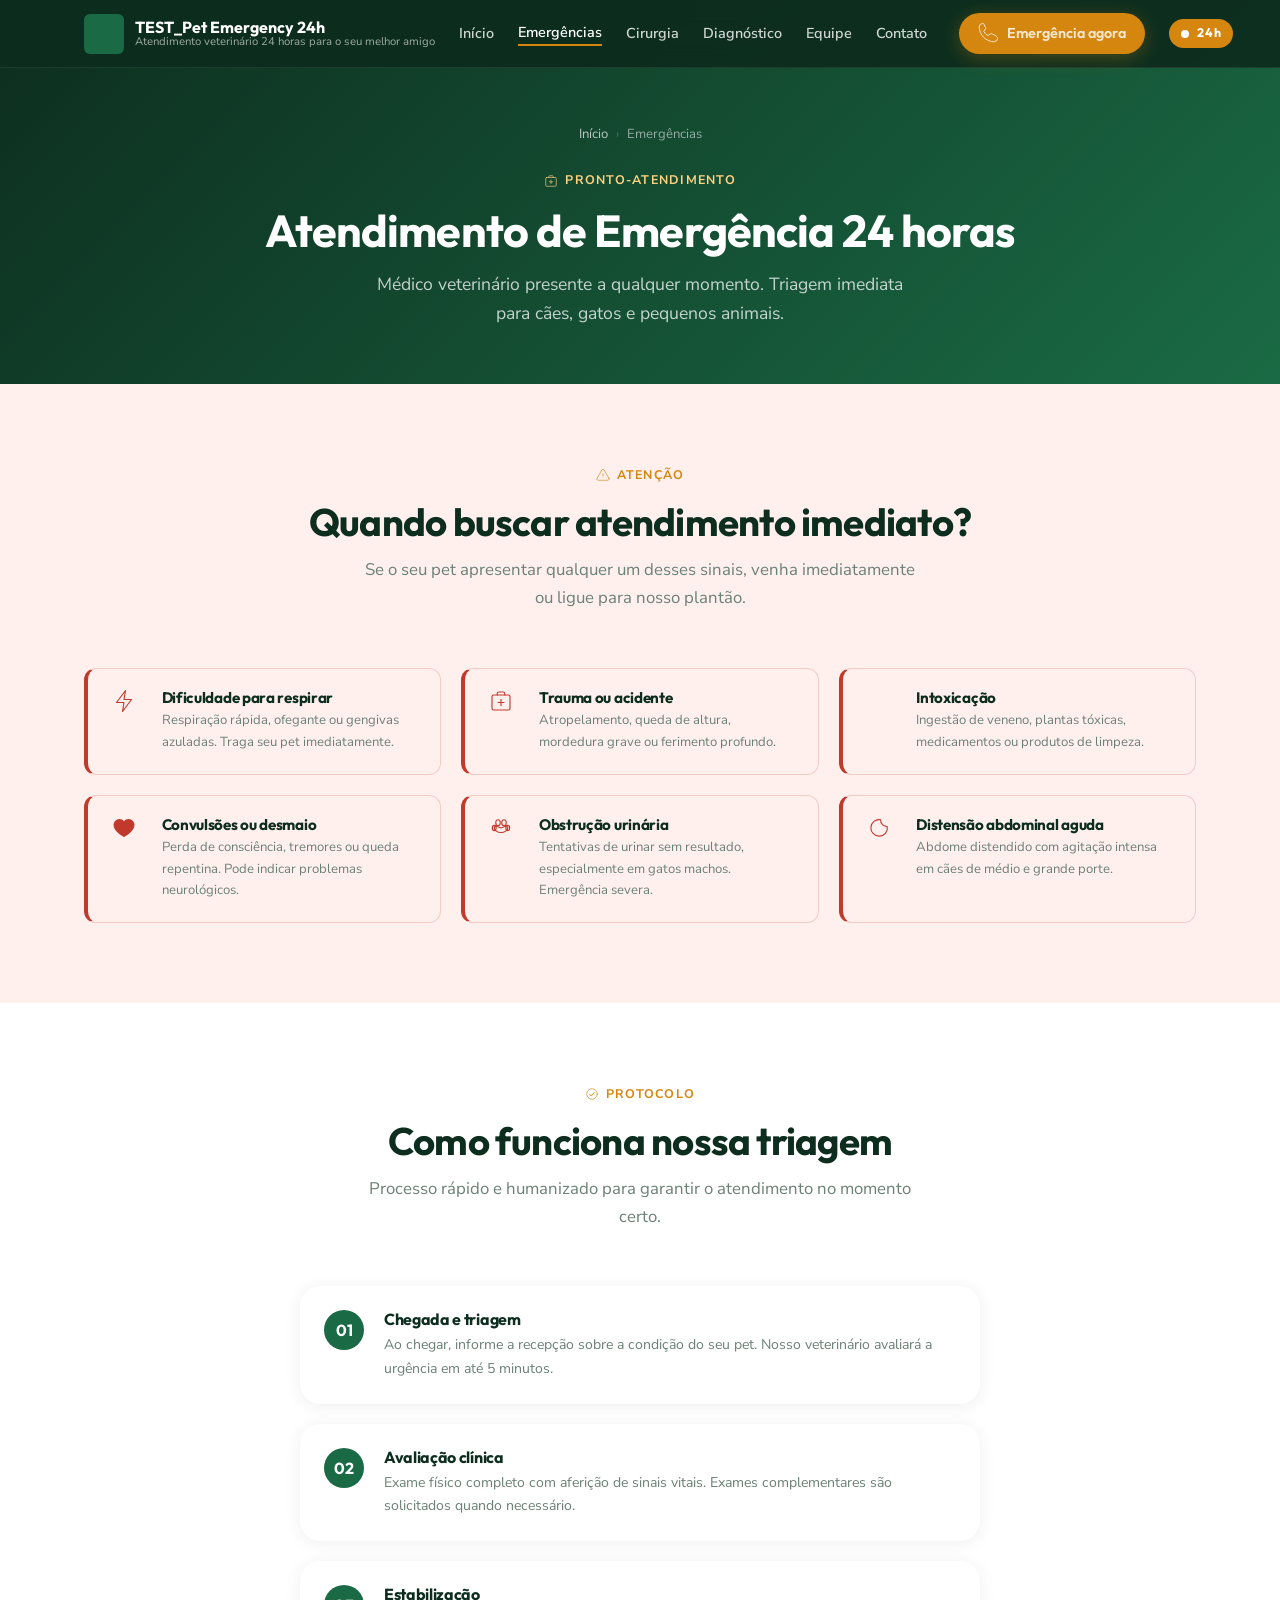
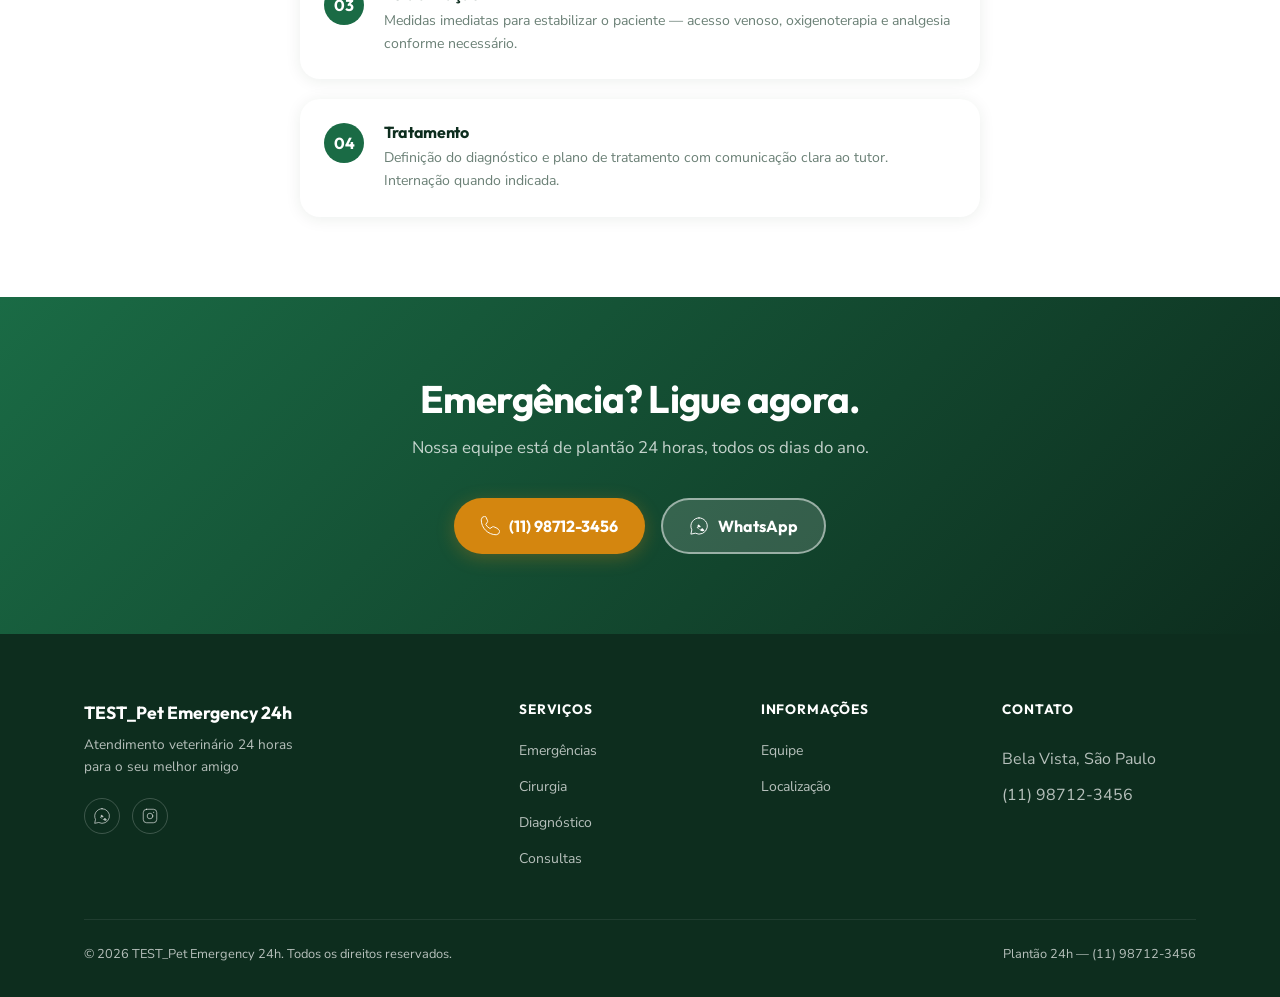
<file: emergencias.html>
<!DOCTYPE html>
<html lang="pt-BR">
<head>
  <meta charset="UTF-8"/>
  <meta name="viewport" content="width=device-width, initial-scale=1.0"/>
  <title>Emergências Veterinárias 24h — TEST_Pet Emergency 24h</title>
  <meta name="description" content="Pronto-atendimento veterinário 24 horas. Saiba quando levar seu pet e como funciona nosso protocolo de triagem."/>
  <link rel="canonical" href="https://petemergency24h.com.br/emergencias.html"/>

  <meta property="og:type"  content="website"/>
  <meta property="og:url"   content="https://petemergency24h.com.br/emergencias.html"/>
  <meta property="og:title" content="Emergências Veterinárias 24h — TEST_Pet Emergency 24h"/>
  <meta property="og:image" content="https://petemergency24h.com.br/assets/og-placeholder.jpg"/>

  <link rel="icon" href="assets/favicon.png" type="image/png"/>

  <link rel="preconnect" href="https://fonts.googleapis.com"/>
  <link rel="preconnect" href="https://fonts.gstatic.com" crossorigin/>
  <link href="https://fonts.googleapis.com/css2?family=Outfit:wght@700;800&family=Nunito+Sans:ital,opsz,wght@0,6..12,400;0,6..12,500;0,6..12,600;0,6..12,700;1,6..12,400&display=swap" rel="stylesheet"/>

  <link rel="stylesheet" href="style.css"/>
<script>window.__imgFallback=function(img,label){img.onerror=null;img.alt=label||'';img.style.cssText='background:#e5e7eb;min-height:40px';img.src='data:image/svg+xml,%3Csvg xmlns%3D%22http%3A%2F%2Fwww.w3.org%2F2000%2Fsvg%22 viewBox%3D%220 0 1 1%22%3E%3C%2Fsvg%3E';};</script>
</head>
<body>

<!-- NAVBAR -->
<header class="navbar" role="banner">
  <div class="container">
    <a href="/" class="nav-brand" aria-label="TEST_Pet Emergency 24h — página inicial">
      <div class="img-fallback">
        <img src="assets/logo-placeholder.png" alt="logo TEST_Pet Emergency 24h" class="nav-logo"
             width="40" height="40"
             onerror="window.__imgFallback(this,'logo')"/>
      </div>
      <div class="nav-brand-text">
        <span class="nav-brand-name">TEST_Pet Emergency 24h</span>
        <span class="nav-brand-sub">Atendimento veterinário 24 horas para o seu melhor amigo</span>
      </div>
    </a>

    <nav class="nav-links" role="navigation" aria-label="Menu principal">
      <a href="/">Início</a>
      <a href="emergencias.html" class="nav-active">Emergências</a>
      <a href="cirurgia.html">Cirurgia</a>
      <a href="diagnostica.html">Diagnóstico</a>
      <a href="/#equipe">Equipe</a>
      <a href="/#localizacao">Contato</a>
      <a href="tel:5511987123456" class="btn btn--accent nav-cta nav-cta--desktop">
        <span data-icon="Phone" class="icon icon-sm"></span>
        Emergência agora
      </a>
    </nav>

    <div class="badge-24h" role="status" aria-label="Atendimento 24 horas">
      <span class="badge-ring"></span>
      24h
    </div>

    <button class="nav-hamburger icon" aria-label="Abrir menu" aria-expanded="false">
      <span data-icon="List" class="icon"></span>
    </button>
  </div>
</header>

<!-- PAGE HEADER -->
<section class="page-header" aria-labelledby="page-title">
  <div class="container">
    <nav class="breadcrumb" aria-label="Navegação estrutural">
      <a href="/">Início</a>
      <span class="breadcrumb-sep">›</span>
      <span>Emergências</span>
    </nav>
    <span class="eyebrow">
      <span data-icon="FirstAidKit" class="icon icon-sm"></span>
      Pronto-Atendimento
    </span>
    <h1 class="page-header-title" id="page-title">Atendimento de Emergência 24 horas</h1>
    <p class="page-header-sub">Médico veterinário presente a qualquer momento. Triagem imediata para cães, gatos e pequenos animais.</p>
  </div>
</section>

<!-- QUANDO TRAZER SEU PET -->
<section class="section section--accent-bg" aria-label="Sinais de emergência">
  <div class="container">
    <div class="section-header fade-up">
      <span class="eyebrow">
        <span data-icon="Warning" class="icon icon-sm"></span>
        Atenção
      </span>
      <h2 class="section-title">Quando buscar atendimento imediato?</h2>
      <p class="section-lead">Se o seu pet apresentar qualquer um desses sinais, venha imediatamente ou ligue para nosso plantão.</p>
    </div>

    <div class="signs-grid stagger-grid">
      <article class="sign-card stagger-card">
        <div class="sign-icon">
          <span data-icon="Lightning" class="icon icon-md"></span>
        </div>
        <div>
          <h4>Dificuldade para respirar</h4>
          <p>Respiração rápida, ofegante ou gengivas azuladas. Traga seu pet imediatamente.</p>
        </div>
      </article>
      <article class="sign-card stagger-card">
        <div class="sign-icon">
          <span data-icon="FirstAidKit" class="icon icon-md"></span>
        </div>
        <div>
          <h4>Trauma ou acidente</h4>
          <p>Atropelamento, queda de altura, mordedura grave ou ferimento profundo.</p>
        </div>
      </article>
      <article class="sign-card stagger-card">
        <div class="sign-icon">
          <span data-icon="Syringe" class="icon icon-md"></span>
        </div>
        <div>
          <h4>Intoxicação</h4>
          <p>Ingestão de veneno, plantas tóxicas, medicamentos ou produtos de limpeza.</p>
        </div>
      </article>
      <article class="sign-card stagger-card">
        <div class="sign-icon">
          <span data-icon="Heart" class="icon icon-md"></span>
        </div>
        <div>
          <h4>Convulsões ou desmaio</h4>
          <p>Perda de consciência, tremores ou queda repentina. Pode indicar problemas neurológicos.</p>
        </div>
      </article>
      <article class="sign-card stagger-card">
        <div class="sign-icon">
          <span data-icon="PawPrint" class="icon icon-md"></span>
        </div>
        <div>
          <h4>Obstrução urinária</h4>
          <p>Tentativas de urinar sem resultado, especialmente em gatos machos. Emergência severa.</p>
        </div>
      </article>
      <article class="sign-card stagger-card">
        <div class="sign-icon">
          <span data-icon="Moon" class="icon icon-md"></span>
        </div>
        <div>
          <h4>Distensão abdominal aguda</h4>
          <p>Abdome distendido com agitação intensa em cães de médio e grande porte.</p>
        </div>
      </article>
    </div>
  </div>
</section>

<!-- TRIAGEM -->
<section class="section section--surface" aria-label="Protocolo de triagem">
  <div class="container">
    <div class="section-header fade-up">
      <span class="eyebrow">
        <span data-icon="CheckCircle" class="icon icon-sm"></span>
        Protocolo
      </span>
      <h2 class="section-title">Como funciona nossa triagem</h2>
      <p class="section-lead">Processo rápido e humanizado para garantir o atendimento no momento certo.</p>
    </div>

    <ol class="triage-list fade-up" aria-label="Passos da triagem">
      <li class="triage-step">
        <div class="triage-step-num" aria-hidden="true">01</div>
        <div class="triage-step-body">
          <h4>Chegada e triagem</h4>
          <p>Ao chegar, informe a recepção sobre a condição do seu pet. Nosso veterinário avaliará a urgência em até 5 minutos.</p>
        </div>
      </li>
      <li class="triage-step">
        <div class="triage-step-num" aria-hidden="true">02</div>
        <div class="triage-step-body">
          <h4>Avaliação clínica</h4>
          <p>Exame físico completo com aferição de sinais vitais. Exames complementares são solicitados quando necessário.</p>
        </div>
      </li>
      <li class="triage-step">
        <div class="triage-step-num" aria-hidden="true">03</div>
        <div class="triage-step-body">
          <h4>Estabilização</h4>
          <p>Medidas imediatas para estabilizar o paciente — acesso venoso, oxigenoterapia e analgesia conforme necessário.</p>
        </div>
      </li>
      <li class="triage-step">
        <div class="triage-step-num" aria-hidden="true">04</div>
        <div class="triage-step-body">
          <h4>Tratamento</h4>
          <p>Definição do diagnóstico e plano de tratamento com comunicação clara ao tutor. Internação quando indicada.</p>
        </div>
      </li>
    </ol>
  </div>
</section>

<!-- CTA -->
<section class="cta-band" aria-label="Chamada para ação">
  <h2 class="cta-band-headline">Emergência? Ligue agora.</h2>
  <p class="cta-band-sub">Nossa equipe está de plantão 24 horas, todos os dias do ano.</p>
  <div class="cta-band-btns">
    <a href="tel:5511987123456" class="btn btn--accent">
      <span data-icon="Phone" class="icon icon-sm"></span>
      (11) 98712-3456
    </a>
    <a href="https://wa.me/" class="btn btn--ghost" target="_blank" rel="noopener">
      <span data-icon="WhatsApp" class="icon icon-sm"></span>
      WhatsApp
    </a>
  </div>
</section>

<!-- FOOTER -->
<footer class="footer" role="contentinfo">
  <div class="container">
    <div class="footer-grid">
      <div class="footer-brand">
        <div class="footer-brand-name">TEST_Pet Emergency 24h</div>
        <p class="footer-brand-desc">Atendimento veterinário 24 horas para o seu melhor amigo</p>
        <div class="footer-social">
          <a href="https://wa.me/" aria-label="WhatsApp" target="_blank" rel="noopener">
            <span data-icon="WhatsApp" class="icon"></span>
          </a>
          <a href="https://instagram.com/petemergency24h" aria-label="Instagram" target="_blank" rel="noopener">
            <span data-icon="Instagram" class="icon"></span>
          </a>
        </div>
      </div>
      <div class="footer-col">
        <div class="footer-col-title">Serviços</div>
        <ul>
          <li><a href="emergencias.html">Emergências</a></li>
          <li><a href="cirurgia.html">Cirurgia</a></li>
          <li><a href="diagnostica.html">Diagnóstico</a></li>
          <li><a href="/#servicos">Consultas</a></li>
        </ul>
      </div>
      <div class="footer-col">
        <div class="footer-col-title">Informações</div>
        <ul>
          <li><a href="/#equipe">Equipe</a></li>
          <li><a href="/#localizacao">Localização</a></li>
        </ul>
      </div>
      <div class="footer-col">
        <div class="footer-col-title">Contato</div>
        <ul>
          <li></li>
          <li>Bela Vista, São Paulo</li>
          <li>(11) 98712-3456</li>
        </ul>
      </div>
    </div>
    <div class="footer-bottom">
      <span>&copy; <span data-year></span> TEST_Pet Emergency 24h. Todos os direitos reservados.</span>
      <span>Plantão 24h — (11) 98712-3456</span>
    </div>
  </div>
</footer>

<script src="script.js"></script>
</body>
</html>
</file>
<file: style.css>
/* ============================================================
   template-veterinari-002 — Pet Emergency 24h
   style.css
   ============================================================ */

/* --- Tokens: hex fallback --------------------------------- */
:root {
  --color-primary:   #1A6B45;
  --color-accent:    #D4860F;
  --color-ink:       #0D2D1E;
  --color-bg:        #F0F7F4;
  --color-surface:   #FFFFFF;
  --color-muted:     #4E7A66;
  --color-footer:    #0D2D1E;

  --color-danger:    #C0392B;
  --color-danger-bg: #FFF0EE;

  --radius-sm:  6px;
  --radius-md: 12px;
  --radius-lg: 20px;
  --radius-xl: 32px;

  --shadow-card: 0 2px 16px rgba(13,45,30,.08);
  --shadow-elevated: 0 8px 40px rgba(13,45,30,.13);

  --section-py-tight: 3.5rem;
  --section-py-base:  5rem;
  --section-py-large: 7rem;

  --anim-duration: 0.65s;
  --anim-easing: cubic-bezier(.22,1,.36,1);
  --anim-translateY: 44px;
  --anim-stagger: 110ms;

  --scroll-bg: #FFFFFF;
  --nav-h: 68px;
}

/* --- Pipeline override ------------------------------------ */
:root {
  --color-primary:   #1A6B45;
  --color-accent:    #D4860F;
  --color-ink:       #0D2D1E;
  --color-bg:        #F0F7F4;
  --color-surface:   #FFFFFF;
  --color-muted:     #6B8076;
  --color-footer:    #0D2D1E;
}

/* --- Reset ------------------------------------------------ */
*, *::before, *::after { box-sizing: border-box; margin: 0; padding: 0; }
html { scroll-behavior: smooth; -webkit-text-size-adjust: 100%; }
body {
  font-family: 'Nunito Sans', system-ui, sans-serif;
  background: var(--color-bg);
  color: var(--color-ink);
  line-height: 1.65;
  min-height: 100vh;
}
img { display: block; max-width: 100%; height: auto; }
a { color: inherit; text-decoration: none; }
ul, ol { list-style: none; }
button { cursor: pointer; font: inherit; border: none; background: none; }

/* --- Typography ------------------------------------------- */
h1, h2, h3, h4, h5, .font-heading {
  font-family: 'Outfit', system-ui, sans-serif;
  font-weight: 700;
  line-height: 1.15;
  letter-spacing: -0.02em;
}

/* --- Container -------------------------------------------- */
.container {
  width: 100%;
  max-width: 1160px;
  margin: 0 auto;
  padding: 0 1.5rem;
}

/* --- Eyebrow label ---------------------------------------- */
.eyebrow {
  display: inline-flex;
  align-items: center;
  gap: .45rem;
  font-size: .78rem;
  font-weight: 700;
  letter-spacing: .1em;
  text-transform: uppercase;
  color: var(--color-accent);
  margin-bottom: .9rem;
}
.eyebrow .icon { width: 14px; height: 14px; flex-shrink: 0; }

/* --- Icon sizing ------------------------------------------ */
.icon { display: inline-flex; align-items: center; justify-content: center; }
.icon svg { width: 100%; height: 100%; }
.icon-sm  { width: 20px; height: 20px; }
.icon-md  { width: 28px; height: 28px; }
.icon-lg  { width: 44px; height: 44px; }
.icon-xl  { width: 56px; height: 56px; }

/* --- Buttons ---------------------------------------------- */
.btn {
  display: inline-flex;
  align-items: center;
  gap: .55rem;
  padding: .8rem 1.65rem;
  border-radius: 50px;
  font-family: 'Outfit', sans-serif;
  font-weight: 700;
  font-size: 1rem;
  transition: transform .2s, box-shadow .2s, background .2s, color .2s;
  white-space: nowrap;
}
.btn:hover   { transform: translateY(-2px); }
.btn:active  { transform: translateY(0); }
.btn--primary {
  background: var(--color-primary);
  color: #fff;
  box-shadow: 0 4px 18px rgba(26,107,69,.30);
}
.btn--primary:hover { background: #155838; }
.btn--accent {
  background: var(--color-accent);
  color: #fff;
  box-shadow: 0 4px 18px rgba(212,134,15,.30);
}
.btn--accent:hover { background: #b8720d; }
.btn--outline {
  background: transparent;
  color: var(--color-primary);
  border: 2px solid var(--color-primary);
}
.btn--outline:hover { background: var(--color-primary); color: #fff; }
.btn--ghost {
  background: rgba(255,255,255,.15);
  color: #fff;
  border: 2px solid rgba(255,255,255,.5);
}
.btn--ghost:hover { background: rgba(255,255,255,.25); }

/* --- Badge 24h with pulse --------------------------------- */
.badge-24h {
  position: relative;
  display: inline-flex;
  align-items: center;
  gap: .5rem;
  background: var(--color-accent);
  color: #fff;
  font-family: 'Outfit', sans-serif;
  font-weight: 700;
  font-size: .78rem;
  letter-spacing: .05em;
  padding: .28rem .75rem;
  border-radius: 50px;
}
.badge-ring {
  display: inline-block;
  width: 8px;
  height: 8px;
  border-radius: 50%;
  background: #fff;
  animation: pulse-ring 2s ease-in-out infinite;
}
@keyframes pulse-ring {
  0%, 100% { transform: scale(1);    opacity: 1; }
  50%       { transform: scale(1.5); opacity: .5; }
}

/* ============================================================
   NAVBAR
   ============================================================ */
.navbar {
  position: fixed;
  top: 0; left: 0; right: 0;
  z-index: 100;
  height: var(--nav-h);
  background: rgba(13,45,30,.95);
  backdrop-filter: blur(12px);
  -webkit-backdrop-filter: blur(12px);
  transition: box-shadow .3s;
  border-bottom: 1px solid rgba(255,255,255,.08);
}
.navbar--scrolled { box-shadow: 0 2px 20px rgba(0,0,0,.25); }
.navbar .container {
  height: 100%;
  display: flex;
  align-items: center;
  justify-content: space-between;
  gap: 1.5rem;
}
.nav-brand {
  display: flex;
  align-items: center;
  gap: .7rem;
  flex-shrink: 0;
}
.nav-logo {
  width: 40px; height: 40px;
  border-radius: var(--radius-sm);
  object-fit: cover;
}
.nav-brand-text { display: flex; flex-direction: column; line-height: 1.1; }
.nav-brand-name {
  font-family: 'Outfit', sans-serif;
  font-weight: 700;
  font-size: 1rem;
  color: #fff;
}
.nav-brand-sub {
  font-size: .7rem;
  color: rgba(255,255,255,.6);
}
.nav-links {
  display: flex;
  align-items: center;
  gap: 1.5rem;
}
.nav-links a {
  color: rgba(255,255,255,.8);
  font-weight: 600;
  font-size: .9rem;
  transition: color .2s;
}
.nav-links a:hover,
.nav-links a.nav-active { color: #fff; }
.nav-links a.nav-active { border-bottom: 2px solid var(--color-accent); }
.nav-cta { margin-left: .5rem; padding: .55rem 1.2rem; font-size: .88rem; }
.nav-hamburger {
  display: none;
  padding: .4rem;
  color: #fff;
  width: 36px; height: 36px;
}
.nav-hamburger .icon { width: 24px; height: 24px; }

/* ============================================================
   HERO (index)
   ============================================================ */
.hero {
  padding-top: calc(var(--nav-h) + 4rem);
  padding-bottom: 4rem;
  background: linear-gradient(135deg, #0D2D1E 0%, #1A6B45 100%);
  color: #fff;
  overflow: hidden;
  position: relative;
}
.hero::before {
  content: '';
  position: absolute;
  inset: 0;
  background: url("data:image/svg+xml,%3Csvg xmlns='http://www.w3.org/2000/svg' width='60' height='60'%3E%3Ccircle cx='30' cy='30' r='1' fill='rgba(255,255,255,.06)'/%3E%3C/svg%3E");
}
.hero .container {
  position: relative;
  display: grid;
  grid-template-columns: 1fr 1fr;
  gap: 3rem;
  align-items: center;
}
.hero-content { display: flex; flex-direction: column; gap: 1.5rem; }
.hero-eyebrow .eyebrow { color: #FFD080; }
.hero-headline {
  font-family: 'Outfit', sans-serif;
  font-weight: 700;
  font-size: clamp(2.2rem, 4vw, 3.4rem);
  line-height: 1.1;
  color: #fff;
}
.hero-headline em { font-style: normal; color: #7ECDA2; }
.hero-subline { font-size: 1.1rem; color: rgba(255,255,255,.75); max-width: 440px; }
.hero-ctas {
  display: flex;
  gap: 1rem;
  flex-wrap: wrap;
}
.hero-badge {
  display: flex;
  align-items: center;
  gap: .75rem;
  padding: .65rem 1rem;
  background: rgba(255,255,255,.1);
  border-radius: var(--radius-md);
  border: 1px solid rgba(255,255,255,.15);
  font-size: .85rem;
  color: rgba(255,255,255,.85);
  width: fit-content;
}
.hero-badge .icon { width: 20px; height: 20px; color: #FFD080; }
.hero-image-wrap {
  position: relative;
}
.hero-image-wrap img {
  width: 100%;
  max-width: 480px;
  margin-left: auto;
  border-radius: var(--radius-xl);
  object-fit: cover;
  aspect-ratio: 4/5;
  box-shadow: 0 24px 60px rgba(0,0,0,.35);
}
.hero-image-badge {
  position: absolute;
  bottom: 1.5rem;
  left: -1rem;
  background: var(--color-accent);
  color: #fff;
  font-family: 'Outfit', sans-serif;
  font-weight: 700;
  font-size: .82rem;
  padding: .6rem 1rem;
  border-radius: var(--radius-md);
  box-shadow: 0 4px 20px rgba(212,134,15,.4);
  display: flex;
  align-items: center;
  gap: .45rem;
}
.hero-image-badge .icon { width: 18px; height: 18px; }

/* ============================================================
   PAGE HEADER (sub-pages)
   ============================================================ */
.page-header {
  padding-top: calc(var(--nav-h) + 3.5rem);
  padding-bottom: 3.5rem;
  background: linear-gradient(135deg, #0D2D1E 0%, #1A6B45 100%);
  color: #fff;
  text-align: center;
}
.page-header .eyebrow { color: #FFD080; }
.page-header-title {
  font-family: 'Outfit', sans-serif;
  font-weight: 700;
  font-size: clamp(2rem, 3.5vw, 3rem);
  color: #fff;
  margin-bottom: .85rem;
}
.page-header-sub {
  font-size: 1.1rem;
  color: rgba(255,255,255,.75);
  max-width: 560px;
  margin: 0 auto;
}
.breadcrumb {
  display: flex;
  justify-content: center;
  align-items: center;
  gap: .5rem;
  margin-bottom: 1.5rem;
  font-size: .82rem;
  color: rgba(255,255,255,.55);
}
.breadcrumb a { color: rgba(255,255,255,.7); }
.breadcrumb a:hover { color: #fff; }
.breadcrumb-sep { opacity: .4; }

/* ============================================================
   SECTION COMMON
   ============================================================ */
.section { padding: var(--section-py-base) 0; }
.section--tight { padding: var(--section-py-tight) 0; }
.section--large { padding: var(--section-py-large) 0; }
.section--dark {
  background: var(--color-footer);
  color: #fff;
}
.section--accent-bg {
  background: var(--color-danger-bg);
}
.section--surface { background: var(--color-surface); }
.section-header { text-align: center; margin-bottom: 3.5rem; }
.section-title {
  font-size: clamp(1.75rem, 3vw, 2.5rem);
  margin-bottom: .75rem;
  color: var(--color-ink);
}
.section--dark  .section-title { color: #fff; }
.section-lead {
  font-size: 1.05rem;
  color: var(--color-muted);
  max-width: 560px;
  margin: 0 auto;
}
.section--dark .section-lead { color: rgba(255,255,255,.65); }

/* ============================================================
   DIFERENCIAIS
   ============================================================ */
.differentials-grid {
  display: grid;
  grid-template-columns: repeat(4, 1fr);
  gap: 1.5rem;
}
.differential-card {
  background: var(--color-surface);
  border-radius: var(--radius-lg);
  padding: 2rem 1.5rem;
  box-shadow: var(--shadow-card);
  text-align: center;
  border-top: 3px solid var(--color-primary);
  transition: transform .3s, box-shadow .3s;
}
.differential-card:hover {
  transform: translateY(-4px);
  box-shadow: var(--shadow-elevated);
}
.differential-icon {
  width: 56px; height: 56px;
  border-radius: 50%;
  background: rgba(26,107,69,.1);
  color: var(--color-primary);
  display: flex;
  align-items: center;
  justify-content: center;
  margin: 0 auto 1rem;
}
.differential-icon .icon { width: 28px; height: 28px; }
.differential-card h3 {
  font-size: 1rem;
  margin-bottom: .5rem;
  color: var(--color-ink);
}
.differential-card p { font-size: .88rem; color: var(--color-muted); }

/* ============================================================
   SERVICES GRID
   ============================================================ */
.services-grid {
  display: grid;
  grid-template-columns: repeat(3, 1fr);
  gap: 1.5rem;
}
.service-card {
  background: var(--color-surface);
  border-radius: var(--radius-lg);
  padding: 2rem;
  box-shadow: var(--shadow-card);
  display: flex;
  flex-direction: column;
  gap: .85rem;
  transition: transform .3s, box-shadow .3s;
}
.service-card:hover {
  transform: translateY(-4px);
  box-shadow: var(--shadow-elevated);
}
.service-icon {
  width: 52px; height: 52px;
  border-radius: var(--radius-md);
  background: rgba(26,107,69,.08);
  color: var(--color-primary);
  display: flex;
  align-items: center;
  justify-content: center;
}
.service-icon .icon { width: 26px; height: 26px; }
.service-card h3 { font-size: 1.05rem; color: var(--color-ink); }
.service-card p  { font-size: .88rem; color: var(--color-muted); line-height: 1.55; flex: 1; }
.service-price {
  font-family: 'Outfit', sans-serif;
  font-weight: 700;
  font-size: .92rem;
  color: var(--color-accent);
  display: flex;
  align-items: center;
  gap: .3rem;
}

/* ============================================================
   SCROLL ANIMATION
   ============================================================ */
.scroll-animation {
  position: relative;
  height: 300vh;
  background: var(--scroll-bg);
}
.scroll-anim-pin {
  position: sticky;
  top: var(--nav-h);
  height: calc(100vh - var(--nav-h));
  overflow: hidden;
}
#scroll-canvas {
  width: 100%;
  height: 100%;
  display: block;
  background: var(--scroll-bg);
}
.scroll-anim-label {
  position: absolute;
  bottom: 2rem;
  left: 50%;
  transform: translateX(-50%);
  background: var(--color-primary);
  color: #fff;
  font-family: 'Outfit', sans-serif;
  font-weight: 700;
  font-size: .8rem;
  letter-spacing: .08em;
  text-transform: uppercase;
  padding: .5rem 1.2rem;
  border-radius: 50px;
  pointer-events: none;
  opacity: .9;
}

/* ============================================================
   EMERGENCY SIGNS
   ============================================================ */
.signs-grid {
  display: grid;
  grid-template-columns: repeat(3, 1fr);
  gap: 1.25rem;
}
.sign-card {
  background: var(--color-danger-bg);
  border: 1px solid rgba(192,57,43,.2);
  border-left: 4px solid var(--color-danger);
  border-radius: var(--radius-md);
  padding: 1.25rem 1.5rem;
  display: flex;
  align-items: flex-start;
  gap: .85rem;
}
.sign-icon {
  width: 36px; height: 36px;
  color: var(--color-danger);
  flex-shrink: 0;
}
.sign-icon .icon { width: 24px; height: 24px; }
.sign-card h4 { font-size: .95rem; color: var(--color-ink); margin-bottom: .25rem; }
.sign-card p  { font-size: .82rem; color: var(--color-muted); }

/* ============================================================
   TRIAGE STEPS
   ============================================================ */
.triage-list {
  display: flex;
  flex-direction: column;
  gap: 1.25rem;
  max-width: 680px;
  margin: 0 auto;
}
.triage-step {
  display: flex;
  align-items: flex-start;
  gap: 1.25rem;
  background: var(--color-surface);
  border-radius: var(--radius-lg);
  padding: 1.5rem;
  box-shadow: var(--shadow-card);
}
.triage-step-num {
  width: 40px; height: 40px;
  border-radius: 50%;
  background: var(--color-primary);
  color: #fff;
  font-family: 'Outfit', sans-serif;
  font-weight: 700;
  font-size: 1rem;
  display: flex;
  align-items: center;
  justify-content: center;
  flex-shrink: 0;
}
.triage-step-body h4 { font-size: 1rem; color: var(--color-ink); margin-bottom: .3rem; }
.triage-step-body p  { font-size: .88rem; color: var(--color-muted); }

/* ============================================================
   SURGICAL SPECIALTIES
   ============================================================ */
.specialties-grid {
  display: grid;
  grid-template-columns: repeat(3, 1fr);
  gap: 1.5rem;
}
.specialty-card {
  background: var(--color-surface);
  border-radius: var(--radius-lg);
  padding: 2rem 1.5rem;
  box-shadow: var(--shadow-card);
  text-align: center;
  transition: transform .3s, box-shadow .3s;
}
.specialty-card:hover {
  transform: translateY(-4px);
  box-shadow: var(--shadow-elevated);
}
.specialty-icon {
  width: 60px; height: 60px;
  background: rgba(26,107,69,.08);
  color: var(--color-primary);
  border-radius: 50%;
  display: flex;
  align-items: center;
  justify-content: center;
  margin: 0 auto 1.25rem;
}
.specialty-icon .icon { width: 30px; height: 30px; }
.specialty-card h3 { font-size: 1rem; margin-bottom: .5rem; }
.specialty-card p  { font-size: .85rem; color: var(--color-muted); }

/* ============================================================
   DIAGNOSTIC EXAMS
   ============================================================ */
.exams-grid {
  display: grid;
  grid-template-columns: repeat(4, 1fr);
  gap: 1.25rem;
}
.exam-card {
  background: var(--color-surface);
  border-radius: var(--radius-lg);
  padding: 1.5rem;
  box-shadow: var(--shadow-card);
  text-align: center;
  border-bottom: 3px solid var(--color-primary);
  transition: transform .3s;
}
.exam-card:hover { transform: translateY(-3px); }
.exam-icon {
  width: 48px; height: 48px;
  background: rgba(26,107,69,.08);
  color: var(--color-primary);
  border-radius: 50%;
  display: flex;
  align-items: center;
  justify-content: center;
  margin: 0 auto .85rem;
}
.exam-icon .icon { width: 24px; height: 24px; }
.exam-card h4 { font-size: .92rem; font-weight: 700; margin-bottom: .35rem; }
.exam-card p  { font-size: .8rem; color: var(--color-muted); }

/* ============================================================
   TEAM
   ============================================================ */
.team-grid {
  display: grid;
  grid-template-columns: repeat(4, 1fr);
  gap: 1.5rem;
}
.team-card {
  background: var(--color-surface);
  border-radius: var(--radius-lg);
  overflow: hidden;
  box-shadow: var(--shadow-card);
  transition: transform .3s, box-shadow .3s;
}
.team-card:hover {
  transform: translateY(-4px);
  box-shadow: var(--shadow-elevated);
}
.team-photo-wrap {
  position: relative;
  overflow: hidden;
}
.team-photo-wrap img {
  width: 100%;
  aspect-ratio: 3/4;
  object-fit: cover;
  transition: transform .5s;
}
.team-card:hover .team-photo-wrap img { transform: scale(1.03); }
.team-card-body { padding: 1.2rem 1.25rem; }
.team-name {
  font-family: 'Outfit', sans-serif;
  font-weight: 700;
  font-size: 1rem;
  margin-bottom: .25rem;
}
.team-role {
  font-size: .82rem;
  color: var(--color-primary);
  font-weight: 700;
  margin-bottom: .2rem;
}
.team-crmv {
  font-size: .78rem;
  color: var(--color-muted);
}

/* ============================================================
   INSURANCE
   ============================================================ */
.insurance-grid {
  display: flex;
  flex-wrap: wrap;
  gap: 1rem;
  justify-content: center;
}
.insurance-chip {
  display: flex;
  align-items: center;
  gap: .5rem;
  background: var(--color-surface);
  border: 1px solid rgba(26,107,69,.2);
  border-radius: 50px;
  padding: .55rem 1.2rem;
  font-size: .88rem;
  font-weight: 600;
  color: var(--color-ink);
  box-shadow: var(--shadow-card);
}
.insurance-chip .icon { width: 18px; height: 18px; color: var(--color-primary); }

/* ============================================================
   TESTIMONIALS
   ============================================================ */
.testimonials-grid {
  display: grid;
  grid-template-columns: repeat(3, 1fr);
  gap: 1.5rem;
}
.testimonial-card {
  background: rgba(255,255,255,.06);
  border: 1px solid rgba(255,255,255,.12);
  border-radius: var(--radius-lg);
  padding: 2rem;
  display: flex;
  flex-direction: column;
  gap: 1rem;
}
.testimonial-stars { color: #FFD080; display: flex; gap: .15rem; }
.testimonial-stars .icon { width: 16px; height: 16px; }
.testimonial-text { font-size: .95rem; color: rgba(255,255,255,.85); line-height: 1.65; flex: 1; }
.testimonial-author {
  display: flex;
  align-items: center;
  gap: .85rem;
  padding-top: 1rem;
  border-top: 1px solid rgba(255,255,255,.1);
}
.author-avatar {
  width: 42px; height: 42px;
  border-radius: 50%;
  background: var(--color-primary);
  color: #fff;
  font-family: 'Outfit', sans-serif;
  font-weight: 700;
  font-size: .9rem;
  display: flex;
  align-items: center;
  justify-content: center;
  flex-shrink: 0;
}
.author-name  { font-weight: 700; font-size: .88rem; color: #fff; }
.author-pet   { font-size: .78rem; color: rgba(255,255,255,.55); }

/* ============================================================
   LOCATION / HOURS
   ============================================================ */
.location-grid {
  display: grid;
  grid-template-columns: 1fr 1fr;
  gap: 3rem;
  align-items: start;
}
.location-info { display: flex; flex-direction: column; gap: 1.5rem; }
.location-item {
  display: flex;
  align-items: flex-start;
  gap: 1rem;
}
.location-item .icon-wrap {
  width: 44px; height: 44px;
  border-radius: var(--radius-md);
  background: rgba(26,107,69,.1);
  color: var(--color-primary);
  display: flex;
  align-items: center;
  justify-content: center;
  flex-shrink: 0;
}
.location-item .icon-wrap .icon { width: 24px; height: 24px; }
.location-item-body p:first-child { font-weight: 700; margin-bottom: .2rem; }
.location-item-body p { font-size: .9rem; color: var(--color-muted); }
.hours-table { width: 100%; border-collapse: collapse; }
.hours-table td {
  padding: .55rem 0;
  border-bottom: 1px solid rgba(13,45,30,.07);
  font-size: .9rem;
}
.hours-table td:last-child { text-align: right; font-weight: 600; }
.hours-badge-open {
  display: inline-block;
  background: rgba(26,107,69,.1);
  color: var(--color-primary);
  border-radius: 50px;
  font-size: .75rem;
  font-weight: 700;
  padding: .2rem .65rem;
}
.location-photo img {
  width: 100%;
  border-radius: var(--radius-xl);
  object-fit: cover;
  aspect-ratio: 4/3;
  box-shadow: var(--shadow-elevated);
}

/* ============================================================
   CTA BAND
   ============================================================ */
.cta-band {
  background: linear-gradient(135deg, var(--color-primary) 0%, #0D2D1E 100%);
  color: #fff;
  text-align: center;
  padding: 5rem 1.5rem;
}
.cta-band-headline {
  font-family: 'Outfit', sans-serif;
  font-weight: 700;
  font-size: clamp(1.8rem, 3vw, 2.6rem);
  margin-bottom: .85rem;
  color: #fff;
}
.cta-band-sub {
  font-size: 1.05rem;
  color: rgba(255,255,255,.75);
  margin-bottom: 2.25rem;
  max-width: 500px;
  margin-left: auto;
  margin-right: auto;
}
.cta-band-btns {
  display: flex;
  justify-content: center;
  gap: 1rem;
  flex-wrap: wrap;
}

/* ============================================================
   FOOTER
   ============================================================ */
.footer {
  background: var(--color-footer);
  color: rgba(255,255,255,.7);
  padding: 4rem 0 2rem;
}
.footer-grid {
  display: grid;
  grid-template-columns: 2fr 1fr 1fr 1fr;
  gap: 3rem;
  margin-bottom: 3rem;
}
.footer-brand-name {
  font-family: 'Outfit', sans-serif;
  font-weight: 700;
  font-size: 1.1rem;
  color: #fff;
  margin-bottom: .4rem;
}
.footer-brand-desc { font-size: .85rem; max-width: 220px; }
.footer-social {
  display: flex;
  gap: .75rem;
  margin-top: 1.25rem;
}
.footer-social a {
  width: 36px; height: 36px;
  border-radius: 50%;
  border: 1px solid rgba(255,255,255,.2);
  display: flex;
  align-items: center;
  justify-content: center;
  color: rgba(255,255,255,.7);
  transition: border-color .2s, color .2s, background .2s;
}
.footer-social a:hover {
  border-color: var(--color-accent);
  color: #fff;
  background: var(--color-accent);
}
.footer-social a .icon { width: 18px; height: 18px; }
.footer-col-title {
  font-family: 'Outfit', sans-serif;
  font-weight: 700;
  font-size: .85rem;
  letter-spacing: .06em;
  text-transform: uppercase;
  color: #fff;
  margin-bottom: 1rem;
}
.footer-col ul { display: flex; flex-direction: column; gap: .6rem; }
.footer-col ul a {
  font-size: .875rem;
  transition: color .2s;
}
.footer-col ul a:hover { color: #fff; }
.footer-bottom {
  border-top: 1px solid rgba(255,255,255,.08);
  padding-top: 1.5rem;
  display: flex;
  justify-content: space-between;
  align-items: center;
  flex-wrap: wrap;
  gap: .5rem;
  font-size: .8rem;
}
.footer-bottom a { opacity: .7; }
.footer-bottom a:hover { opacity: 1; }

/* ============================================================
   ANIMATION CLASSES
   ============================================================ */
.fade-up {
  opacity: 0;
  transform: translateY(var(--anim-translateY));
  transition: opacity var(--anim-duration) var(--anim-easing),
              transform var(--anim-duration) var(--anim-easing);
}
.fade-up.is-visible {
  opacity: 1;
  transform: translateY(0);
}
.stagger-card {
  opacity: 0;
  transform: translateY(var(--anim-translateY));
  transition: opacity var(--anim-duration) var(--anim-easing),
              transform var(--anim-duration) var(--anim-easing);
}
.stagger-card.is-visible {
  opacity: 1;
  transform: translateY(0);
}
@media (prefers-reduced-motion: reduce) {
  .fade-up, .stagger-card {
    opacity: 1 !important;
    transform: none !important;
    transition: none !important;
  }
}

/* ============================================================
   RESPONSIVE
   ============================================================ */
@media (max-width: 1024px) {
  .differentials-grid { grid-template-columns: repeat(2, 1fr); }
  .team-grid          { grid-template-columns: repeat(2, 1fr); }
  .exams-grid         { grid-template-columns: repeat(2, 1fr); }
  .footer-grid        { grid-template-columns: 1fr 1fr; }
}

@media (max-width: 768px) {
  :root {
    --section-py-base:  3.5rem;
    --section-py-large: 5rem;
  }

  .scroll-animation { height: 200vh; }

  .hero .container {
    grid-template-columns: 1fr;
  }
  .hero-image-wrap { display: none; }

  .services-grid    { grid-template-columns: 1fr; }
  .signs-grid       { grid-template-columns: 1fr; }
  .specialties-grid { grid-template-columns: 1fr; }
  .testimonials-grid{ grid-template-columns: 1fr; }
  .location-grid    { grid-template-columns: 1fr; }

  .nav-links {
    display: none;
    position: fixed;
    inset: var(--nav-h) 0 0 0;
    background: rgba(13,45,30,.98);
    flex-direction: column;
    padding: 2rem 1.5rem;
    gap: 1.25rem;
    overflow-y: auto;
    z-index: 99;
  }
  .nav-links.nav-open { display: flex; }
  .nav-hamburger { display: flex; }
  .nav-cta.nav-cta--desktop { display: none; }
}

@media (max-width: 480px) {
  .differentials-grid { grid-template-columns: 1fr; }
  .team-grid          { grid-template-columns: 1fr; }
  .exams-grid         { grid-template-columns: 1fr; }
  .footer-grid        { grid-template-columns: 1fr; }
  .hero-ctas          { flex-direction: column; }
  .cta-band-btns      { flex-direction: column; align-items: center; }
}
</file>
